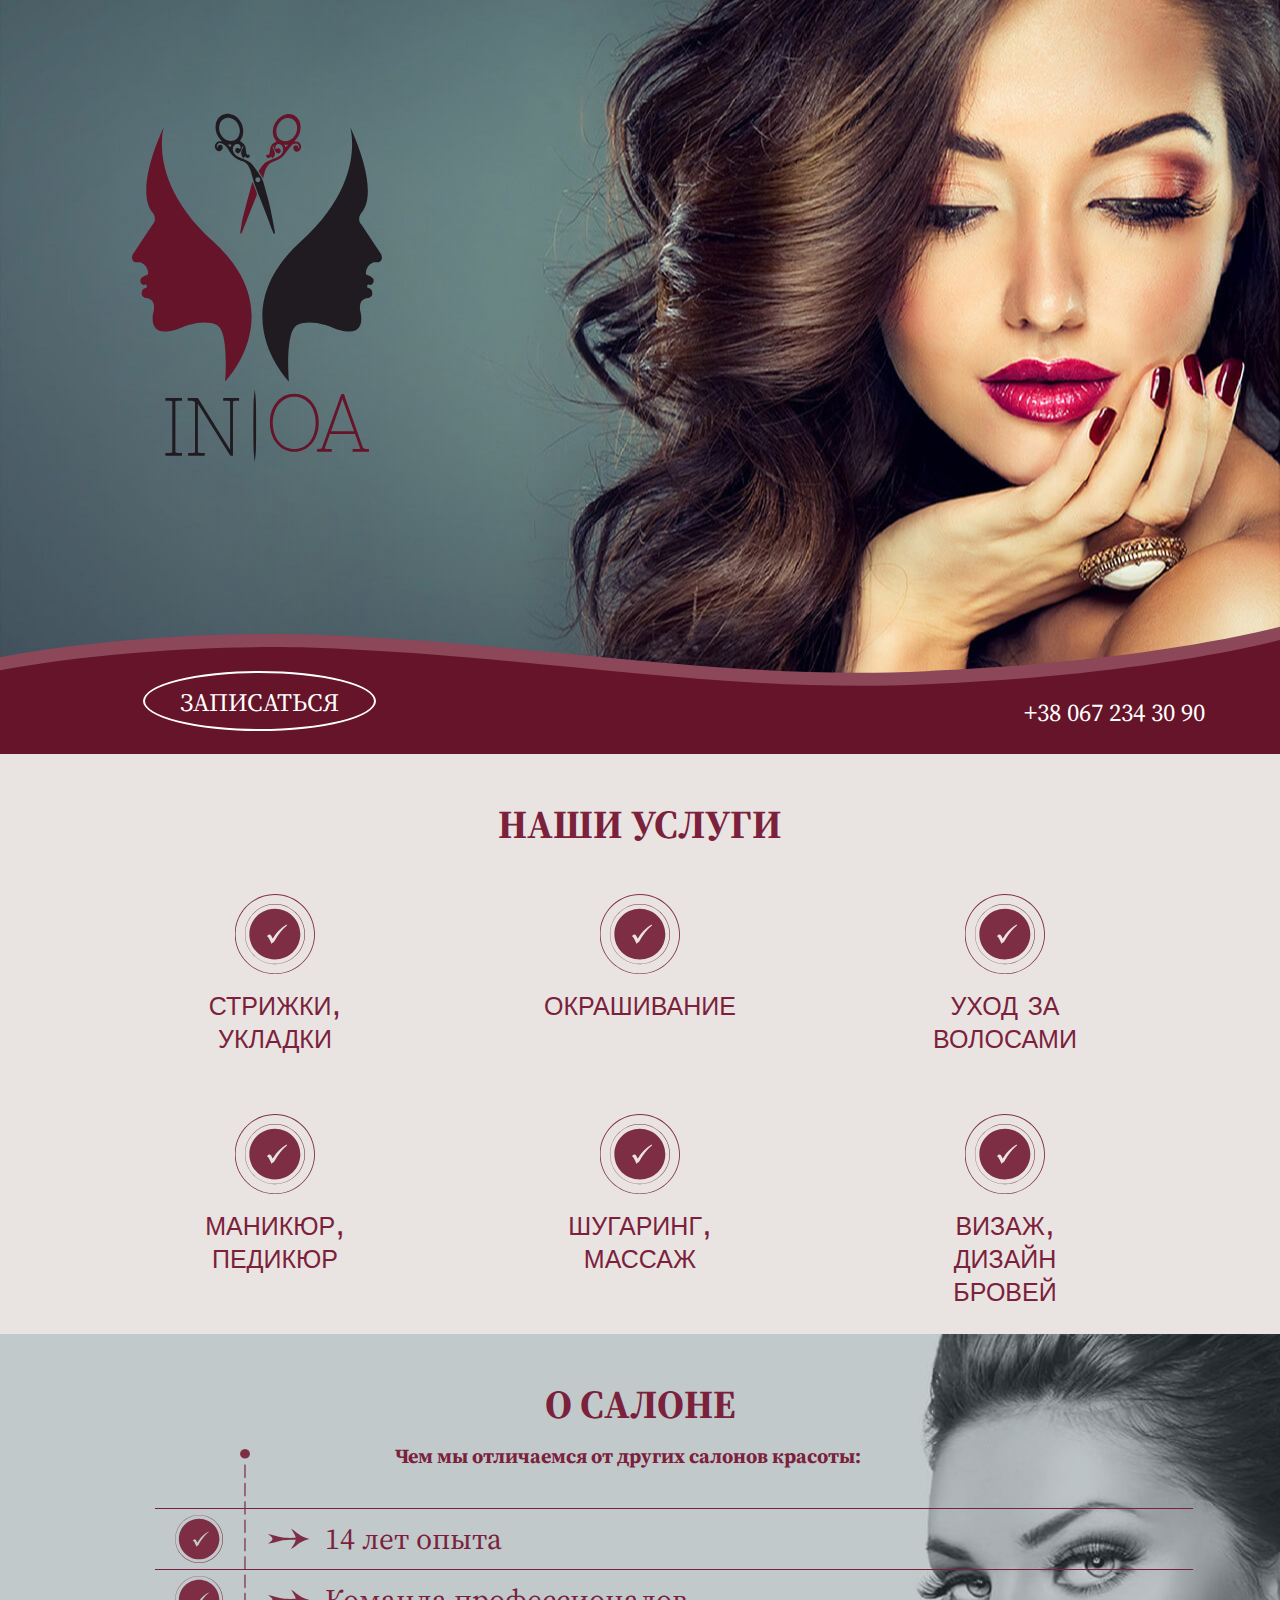
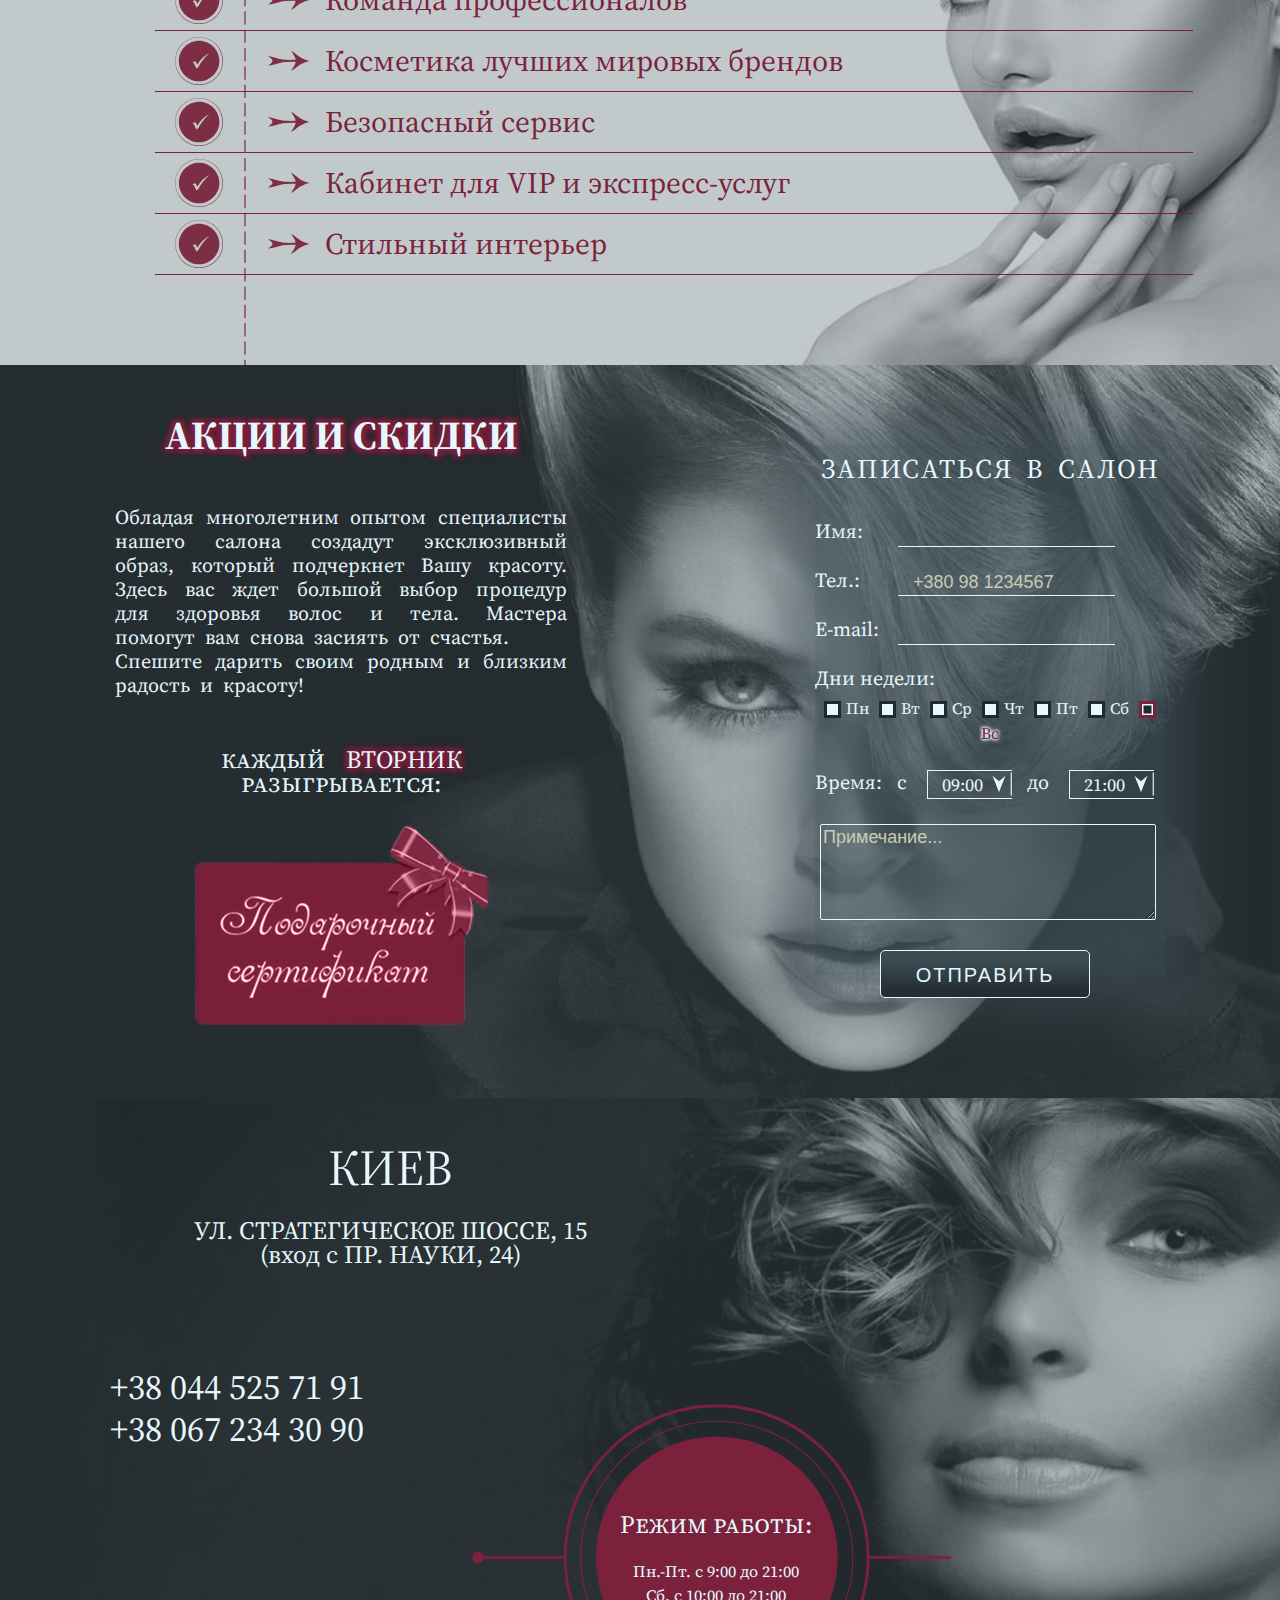
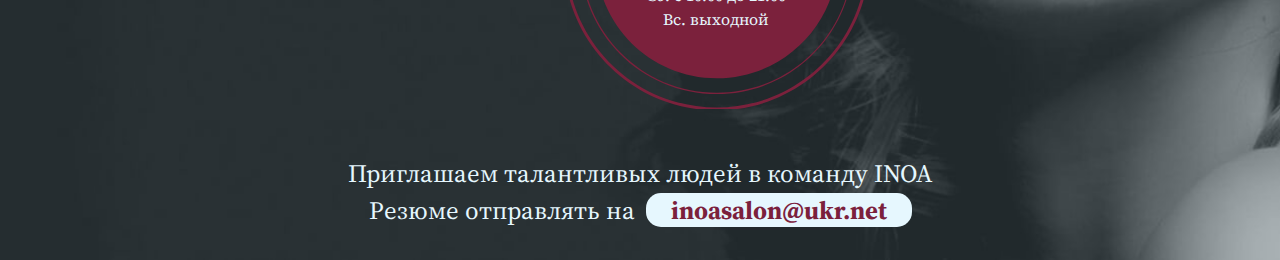
<file: index.html>
<!DOCTYPE html>
<html lang="ru">
<head>
	<meta charset="UTF-8">
	<title>Салон красоты INOA</title>
	<link rel="stylesheet" type="text/css" href="css/reset.css">
	<link href="https://fonts.googleapis.com/css?family=Source+Serif+Pro:400,600,700&amp;subset=latin-ext" rel="stylesheet">
	<link rel="stylesheet" href="css/style.css">
</head>
<body>

	<header class="page-header">
		<div class="header-arc">
			<div class="container">
				<div class="header-logo">
					<img src="images/logo.svg" alt="Beauty saloon IN|OA" width="250" height="350">
				</div>
				<div class="arc">
					<div class="arc-btn">
						<a class="btn" href="#feedback">Записаться</a>
					</div>
					<div class="arc-phone">
						<h1>+38 067 234 30 90</h1>
					</div>
				</div>
			</div>
		</div>
	</header>

	<section class="services">
		<div class="container">
			<h2 class="section-title">НАШИ УСЛУГИ</h2>
			<ul class="clearfix">
				<li class="services-item"><a href="price-haircuts.html">стрижки, укладки</a></li>
				<li class="services-item"><a href="price-coloration.html">окрашивание</a></li>
				<li class="services-item"><a href="price-hair-care.html">уход за волосами</a></li>
				<li class="services-item"><a href="price-manicure-pedicure.html">маникюр, педикюр</a></li>
				<li class="services-item"><a href="price-shugaring-massage.html">шугаринг, массаж</a></li>
				<li class="services-item"><a href="price-visage-eyebrow-design.html">визаж, дизайн бровей</a></li>
			</ul>
		</div>
	</section>

	<section class="express">
		<div class="container">
			<div class="lines">
				<div class="lines-icons"></div>
			</div>
			<h2 class="section-title">О САЛОНЕ</h2>
			<div class="express-advantages">
				<p>Чем мы отличаемся от других салонов красоты:</p>
			</div>
			<div class="clearfix">
				<ul class="express-advantages-list">
					<li class="express-advantages-item">14 лет опыта</li>
					<li class="express-advantages-item">Команда профессионалов</li>
					<li class="express-advantages-item">Косметика лучших мировых брендов</li>
					<li class="express-advantages-item">Безопасный сервис</li>
					<li class="express-advantages-item">Кабинет для VIP и экспресс-услуг</li>
					<li class="express-advantages-item">Стильный интерьер</li>
				</ul>
			</div>
		</div>
	</section>
<!-- 
	<section class="our-salon">
		<div class="container">
			<div class="our-salon-top">
				<div class="description-salon">
					<h2>20 лет опыта</h2>
					<p>С 1998 года салон красоты INOA успешно предоставляет услуги в области красоты и косметологии</p>
				</div>
				<div class="work-samples-salon">
					<div class="slider-salon">
						<button>Previous</button>
						<div class="slider-single">
							<img src="images/slider-salon-04.jpg" alt="Салон красоты IN|OA — фото-01">
							<img src="images/slider-salon-05.jpg" alt="Салон красоты IN|OA — фото-02">
							<img src="images/slider-salon-06.jpg" alt="Салон красоты IN|OA — фото-03">
							<img src="images/slider-salon-07.jpg" alt="Салон красоты IN|OA — фото-04">
							<img src="images/slider-salon-08.jpg" alt="Салон красоты IN|OA — фото-05">
						</div>
						<button>Next</button>
					</div>
				</div>
			</div>
			<div class="our-salon-bottom">
				<p>Салон красоты INOA это салон с историей и многолетним опытом. Первый салон был создан в 1998 году для модных и деловых людей, желающих выглядеть стильно, ухоженно и ценящих время. В наших салонах мы воплощаем лучшие тренды парикмахерского искусства, ногтевой эстетики и косметологии, в то же время уделяя особое внимание качеству и безопасности наших услуг, а также профессиональному росту наших специалистов. Главная наша цель – создавать красоту, учитывая индивидуальные потребности наших клиентов. </p>
			</div>
		</div>
	</section>
 -->
	<section class="feedback" id="feedback">
		<div class="container clearfix">
			<div class="feedback-left">
				<div class="feedback-top">
					<h2 class="section-title">АКЦИИ  И  СКИДКИ</h2>
					<p>Обладая многолетним опытом специалисты нашего салона создадут эксклюзивный образ, который подчеркнет Вашу красоту. Здесь вас ждет большой выбор процедур для здоровья волос и тела. Мастера помогут вам снова засиять от счастья. <br>
					Спешите дарить своим родным и близким радость и красоту! 
					</p>
				</div>
				<div class="gift-wrap">
					<div class="lottery">
						<h3>каждый <span>Вторник</span> разыгрывается:</h3>
					</div>
					<div class="gift-certificate">
						<img src="images/gift-certificate.png" alt="ПОДАРОЧНЫЙ СЕРТИФИКАТ" width="295" height="200">
					</div>
				</div>
			</div> 
			<div class="feedback-right">
				<form class="feedback-form" action="/salon-mail" method="post">
					<h3>Записаться  в  салон</h3>
					<div class="feedback-form-group">
						<label for="fullname">Имя:</label>
						<input type="text" name="fullname" id="fullname" autocomplete="on" required>
					</div>
					<div class="feedback-form-group">
						<label for="tel">Тел.:</label>
						<input type="tel" name="tel" id="tel" pattern="[+]{1}[0-9]{3} [0-9]{2} [0-9]{7}" placeholder="+380 98 1234567" autocomplete="on" required>
					</div>
					<div class="feedback-form-group">
						<label for="email">E-mail:</label>
						<input type="email" name="email" id="email" autocomplete="on" required>
					</div>
					<div class="checkbox-area">
						<label class="days-week">Дни недели:</label>
						<input type="checkbox" name="monday" id="monday">
						<label for="monday">Пн</label>
						<input type="checkbox" name="tuesday" id="tuesday">
						<label for="tuesday">Вт</label>
						<input type="checkbox" name="wednesday" id="wednesday">
						<label for="wednesday">Ср</label>
						<input type="checkbox" name="thursday" id="thursday">
						<label for="thursday">Чт</label>
						<input type="checkbox" name="friday" id="friday">
						<label for="friday">Пт</label>
						<input type="checkbox" name="saturday" id="saturday">
						<label for="saturday">Сб</label>
						<input type="checkbox" name="sunday" id="sunday" disabled>
						<label for="sunday">Вс</label>
					</div>
					<div class="feedback-form-group">
						<label>Время:</label>
						<label for="time-from">c</label>
						<div class="appearance">
            <select id="time-from" name="time-from">
              <option value="09:00">09:00</option>
              <option value="10:00">10:00</option>
              <option value="11:00">11:00</option>
              <option value="12:00">12:00</option>
              <option value="13:00">13:00</option>
              <option value="14:00">14:00</option>
              <option value="15:00">15:00</option>
              <option value="16:00">16:00</option>
              <option value="17:00">17:00</option>
              <option value="18:00">18:00</option>
              <option value="19:00">19:00</option>
              <option value="20:00">20:00</option>
              <option value="21:00">21:00</option>
            </select>
            </div>
            <label for="time-to">до</label>
            <div class="appearance">
            <select id="time-to" name="time-to">
              <option value="09:00">09:00</option>
              <option value="10:00">10:00</option>
              <option value="11:00">11:00</option>
              <option value="12:00">12:00</option>
              <option value="13:00">13:00</option>
              <option value="14:00">14:00</option>
              <option value="15:00">15:00</option>
              <option value="16:00">16:00</option>
              <option value="17:00">17:00</option>
              <option value="18:00">18:00</option>
              <option value="19:00">19:00</option>
              <option value="20:00">20:00</option>
              <option value="21:00" selected>21:00</option>
            </select>
            </div>
					</div>
					<div class="feedback-form-group textarea">
						<textarea name="message" id="message" cols="30" rows="3" placeholder="Примечание..."></textarea>
					</div>
					<div class="btn-form">
						<input type="submit" class="btn" value="Отправить">
					</div>
				</form>
			</div>
		</div>
	</section>

	<footer class="page-footer">
		<div class="container">
			<div class="location">
				<div class="location-address">
					<h3>КИЕВ</h3>
					<h4>УЛ. СТРАТЕГИЧЕСКОЕ ШОССЕ, 15</h4>
					<p>(вход с ПР. НАУКИ, 24)</p>
				</div>
			</div>
			<div class="location">
				<div class="location-phone">
					<h3>+38 044 525 71 91 <br> +38 067 234 30 90</h3>
				</div>
			</div>
			<div class="circle-mode">
				<h3>Режим работы:</h3>
				<p>Пн.-Пт. с 9:00 до 21:00</p>
				<p> Сб. с 10:00 до 21:00</p>
				<p>Вс. выходной</p>
			</div>
			<div class="welcome">
				<p>Приглашаем талантливых людей в команду INOA <br>
					Резюме отправлять на
					<span><a href="mailto:inoasalon@ukr.net">inoasalon@ukr.net</a></span>
				</p>
			</div>
		</div>
	</footer>

	<!-- <script>
            if (window.localStorage) {
                var elements = document.querySelectorAll('[name]');

                for (var i = 0, length = elements.length; i < length; i++) {
                    (function(element) {
                        var name = element.getAttribute('name');

                        element.value = localStorage.getItem(name) || '';

                        element.onkeyup = function() {
                            localStorage.setItem(name, element.value);
                        };
                    })(elements[i]);
                }
            }
        </script> -->
</body>
</html>
</file>
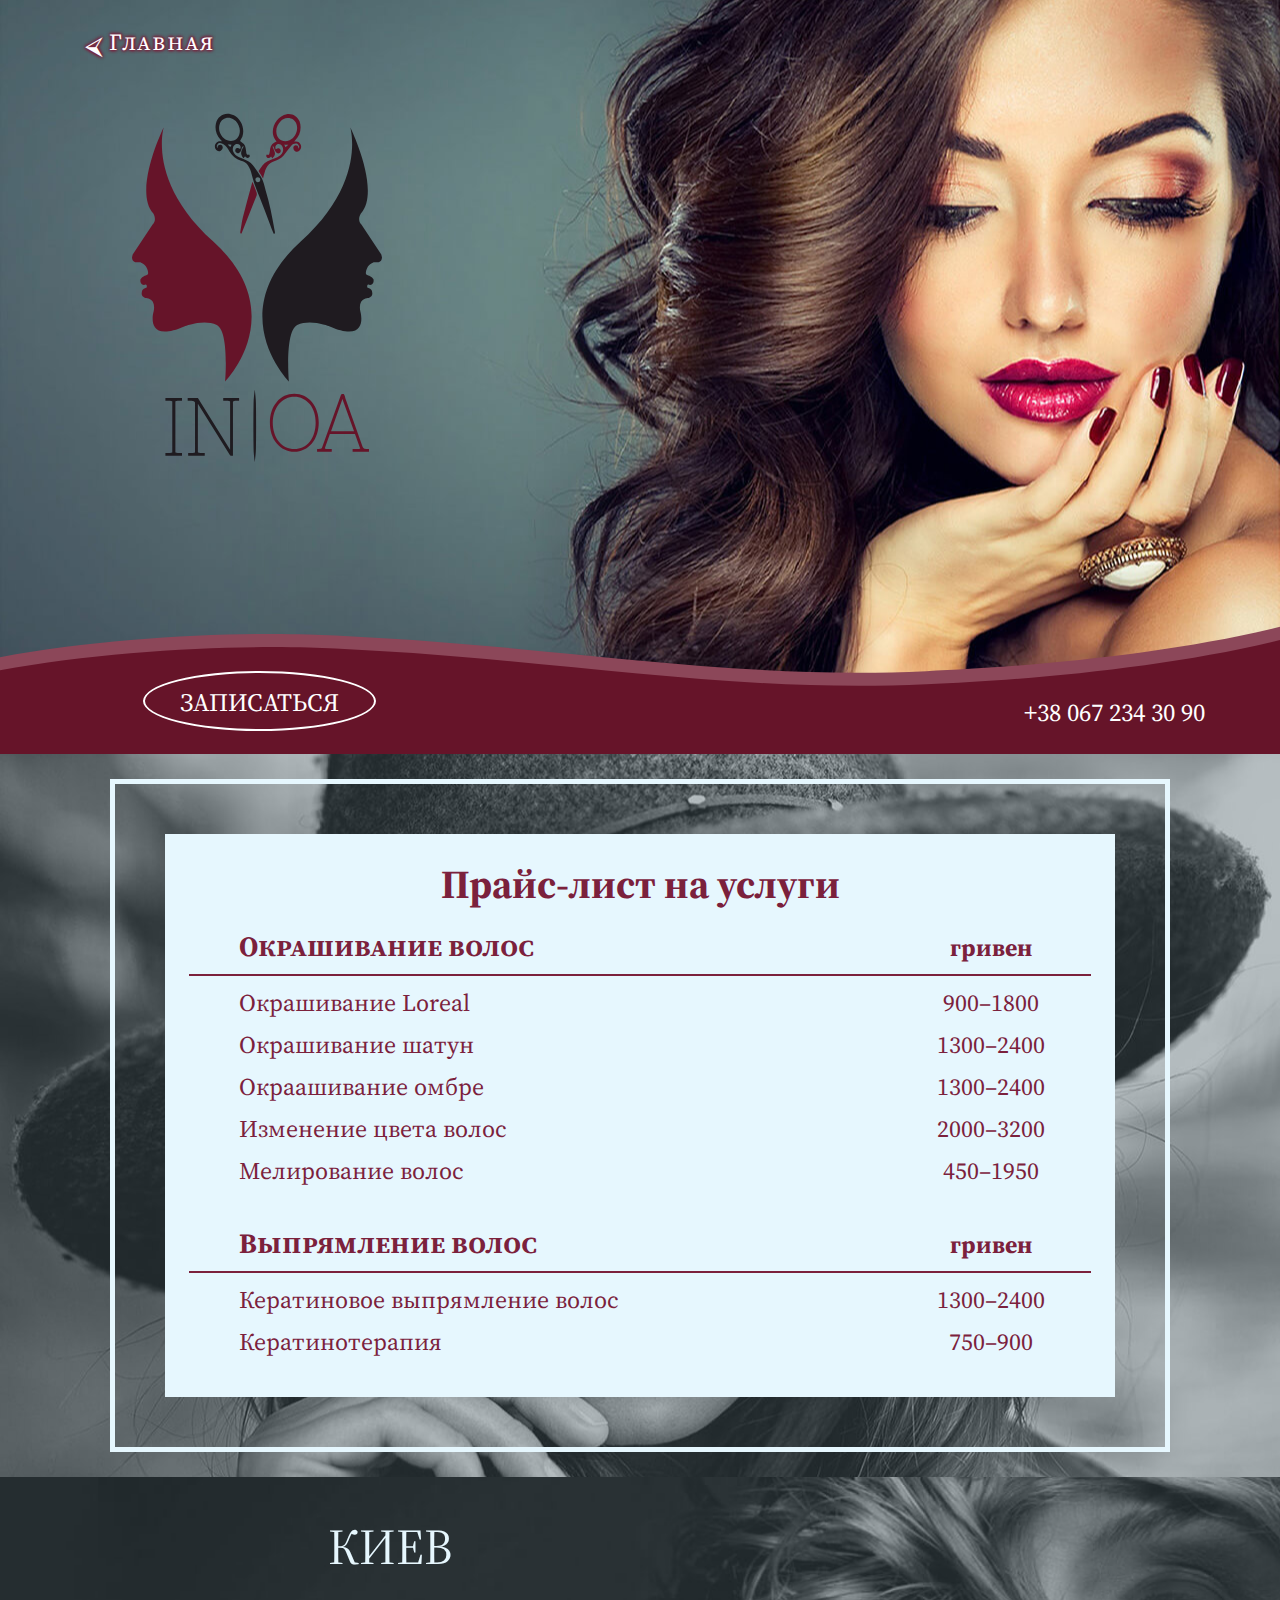
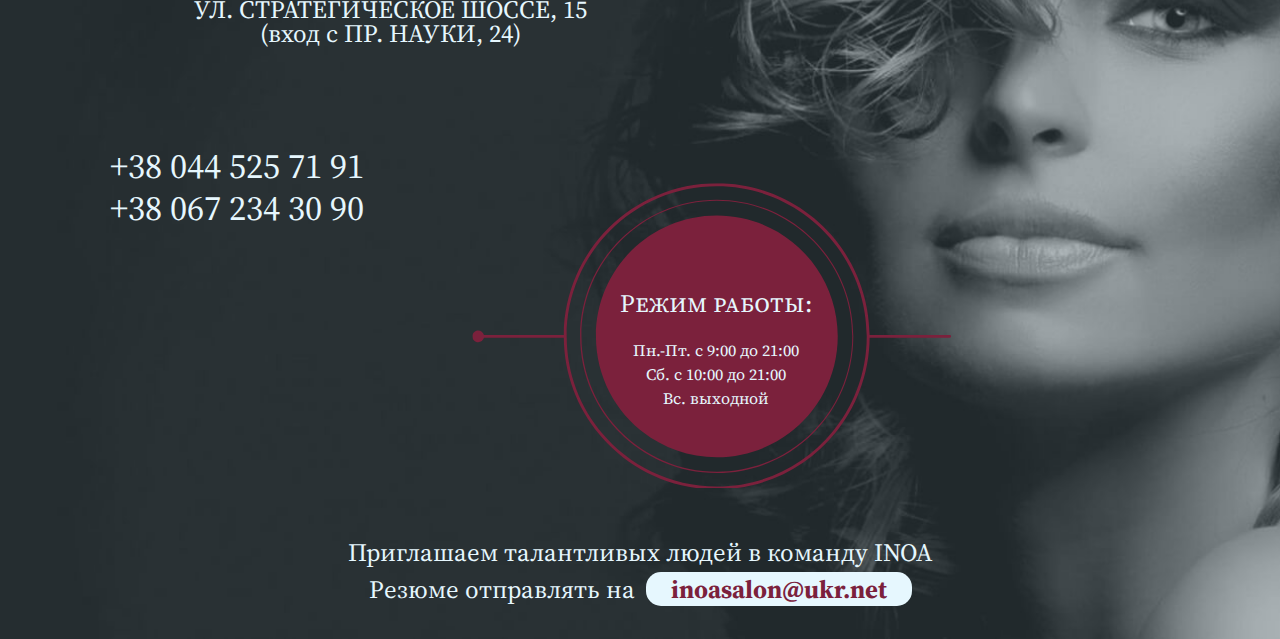
<file: price-coloration.html>
<!DOCTYPE html>
<html lang="ru">
<head>
	<meta charset="UTF-8">
	<title>Салон красоты INOA — Прайс на окрашивание</title>
	<link rel="stylesheet" type="text/css" href="css/reset.css">
	<link href="https://fonts.googleapis.com/css?family=Source+Serif+Pro:400,600,700&amp;subset=latin-ext" rel="stylesheet">
	<link rel="stylesheet" href="css/style.css">
</head>
<body>

	<header class="page-header">
		<div class="header-arc">
			<div class="container">
				<div class="header-home">
					<a href="index.html">Главная</a>
				</div>
				<div class="header-logo">
					<img src="images/logo.svg" alt="Beauty saloon IN|OA" width="250" height="350">
				</div>
				<div class="arc">
					<div class="arc-btn">
						<a class="btn" href="index.html#feedback">Записаться</a>
					</div>
					<div class="arc-phone">
						<h1>+38 067 234 30 90</h1>
					</div>
				</div>
			</div>
		</div>
	</header>

	<section class="price">
		<div class="container clearfix">
			<div class="price-rectangle">
			<h2 class="section-title">Прайс-лист на услуги</h2>
			<div class="price-table">
				<table class="price-list">
					<tr>
						<th class="price-heading">Окрашивание волос</th>
						<th class="price-valuta">гривен</th>
					</tr>
					<tr>
						<td class="price-name">Окрашивание Loreal</td>
						<td class="price-value">900&ndash;1800</td>
					</tr>
					<tr>
						<td class="price-name">Окрашивание шатун</td>
						<td class="price-value">1300&ndash;2400</td>
					</tr>
					<tr>
						<td class="price-name">Окраашивание омбре</td>
						<td class="price-value">1300&ndash;2400</td>
					</tr>
					<tr>
						<td class="price-name">Изменение цвета волос</td>
						<td class="price-value">2000&ndash;3200</td>
					</tr>
					<tr>
						<td class="price-name">Мелирование волос</td>
						<td class="price-value">450&ndash;1950</td>
					</tr>
				</table>
			</div>
			<div class="price-table">
				<table class="price-list">
					<tr>
						<th class="price-heading">Выпрямление волос</th>
						<th class="price-valuta">гривен</th>
					</tr>
					<tr>
						<td class="price-name">Кератиновое выпрямление волос</td>
						<td class="price-value">1300&ndash;2400</td>
					</tr>
					<tr>
						<td class="price-name">Кератинотерапия</td>
						<td class="price-value">750&ndash;900</td>
					</tr>
				</table>
			</div>
			</div>
		</div>
	</section>

	<footer class="page-footer">
		<div class="container">
			<div class="location">
				<div class="location-address">
					<h3>КИЕВ</h3>
					<h4>УЛ. СТРАТЕГИЧЕСКОЕ ШОССЕ, 15</h4>
					<p>(вход с ПР. НАУКИ, 24)</p>
				</div>
			</div>
			<div class="location">
				<div class="location-phone">
					<h3>+38 044 525 71 91 <br> +38 067 234 30 90</h3>
				</div>
			</div>
			<div class="circle-mode">
				<h3>Режим работы:</h3>
				<p>Пн.-Пт. с 9:00 до 21:00</p>
				<p> Сб. с 10:00 до 21:00</p>
				<p>Вс. выходной</p>
			</div>
			<div class="welcome">
				<p>Приглашаем талантливых людей в команду INOA <br>
					Резюме отправлять на
					<span><a href="mailto:inoasalon@ukr.net">inoasalon@ukr.net</a></span>
				</p>
			</div>
		</div>
	</footer>
	
</body>
</html>
</file>
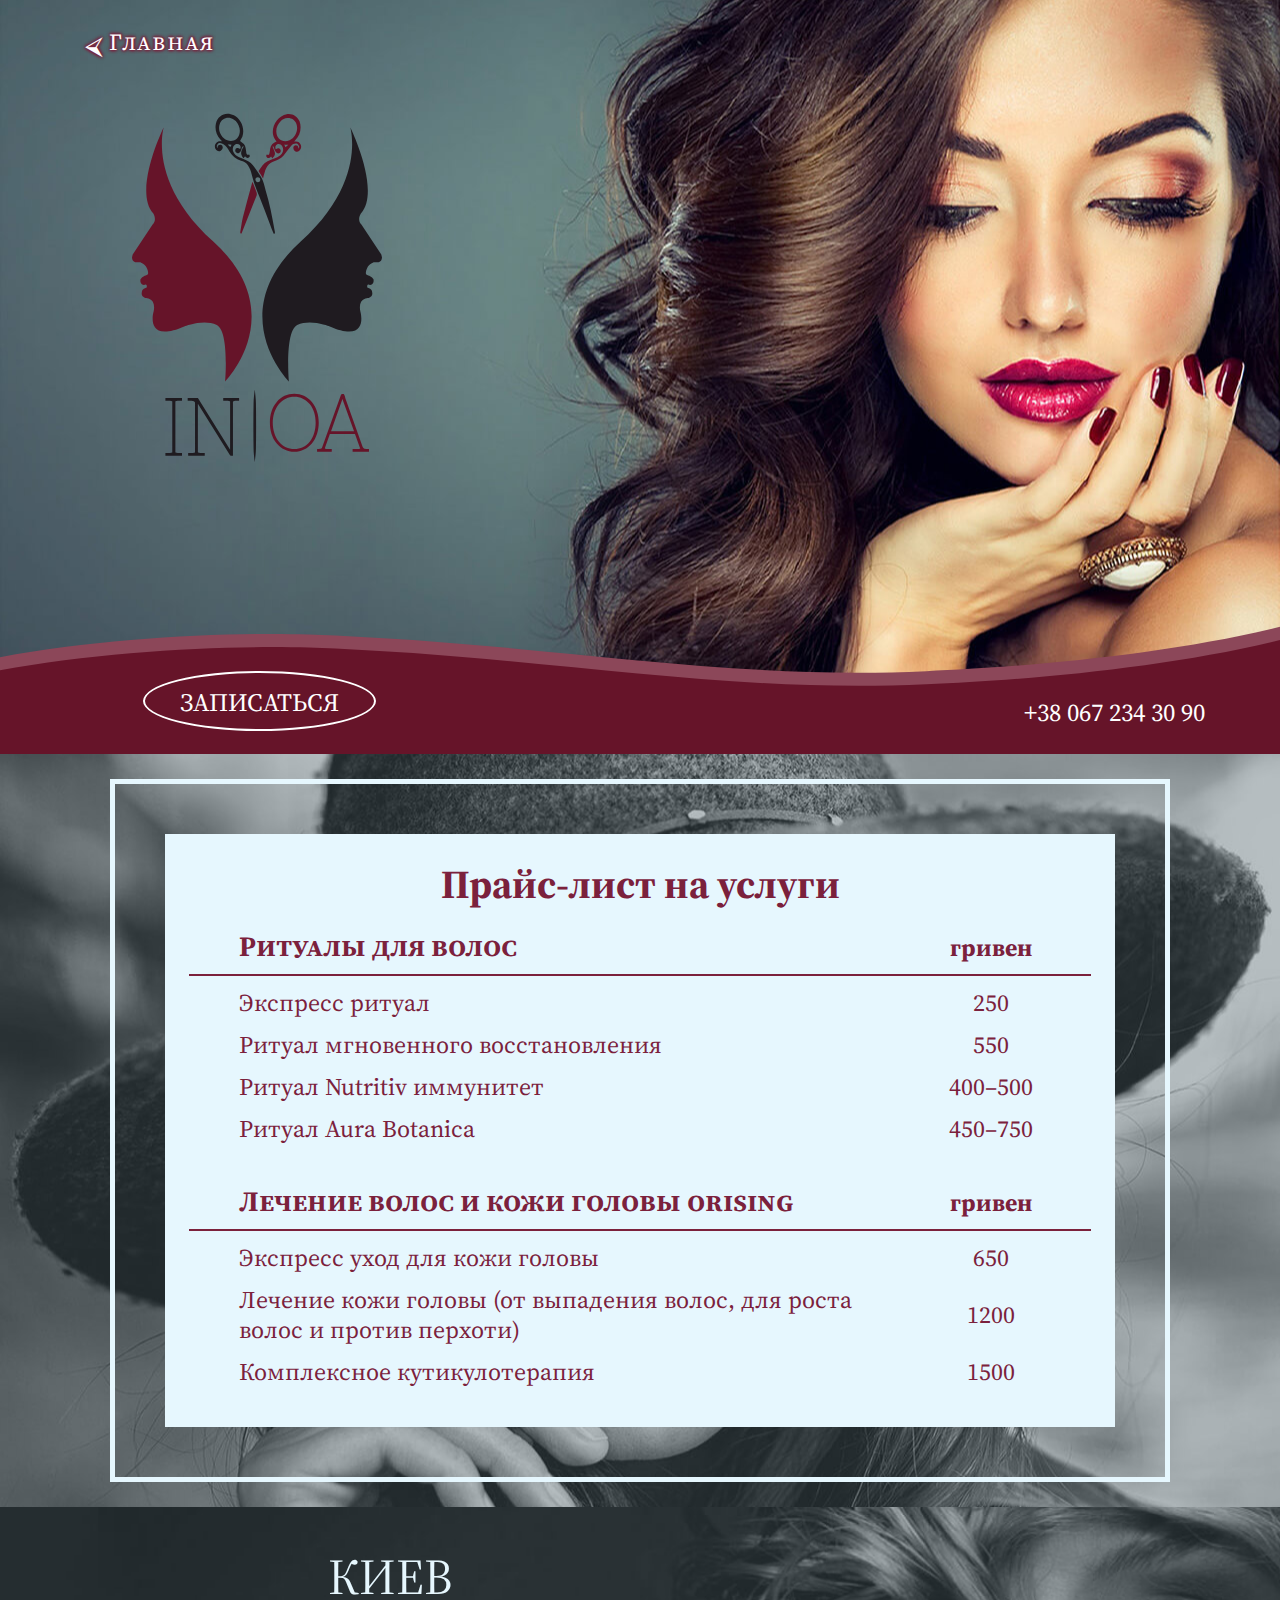
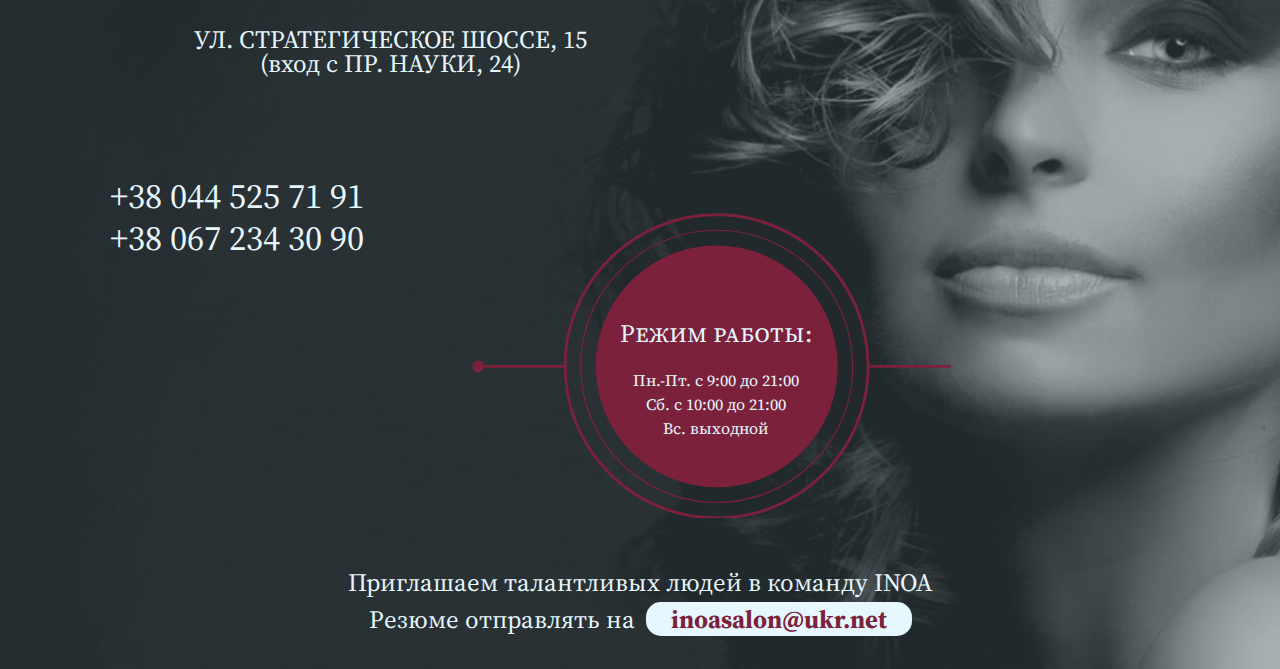
<file: price-hair-care.html>
<!DOCTYPE html>
<html lang="ru">
<head>
	<meta charset="UTF-8">
	<title>Салон красоты INOA — Прайс на уход за волосами</title>
	<link rel="stylesheet" type="text/css" href="css/reset.css">
	<link href="https://fonts.googleapis.com/css?family=Source+Serif+Pro:400,600,700&amp;subset=latin-ext" rel="stylesheet">
	<link rel="stylesheet" href="css/style.css">
</head>
<body>

	<header class="page-header">
		<div class="header-arc">
			<div class="container">
				<div class="header-home">
					<a href="index.html">Главная</a>
				</div>
				<div class="header-logo">
					<img src="images/logo.svg" alt="Beauty saloon IN|OA" width="250" height="350">
				</div>
				<div class="arc">
					<div class="arc-btn">
						<a class="btn" href="index.html#feedback">Записаться</a>
					</div>
					<div class="arc-phone">
						<h1>+38 067 234 30 90</h1>
					</div>
				</div>
			</div>
		</div>
	</header>

	<section class="price">
		<div class="container clearfix">
			<div class="price-rectangle">
			<h2 class="section-title">Прайс-лист на услуги</h2>
			<div class="price-table">
				<table class="price-list">
					<tr>
						<th class="price-heading">Ритуалы для волос</th>
						<th class="price-valuta">гривен</th>
					</tr>
					<tr>
						<td class="price-name">Экспресс ритуал </td>
						<td class="price-value">250</td>
					</tr>
					<tr>
						<td class="price-name">Ритуал мгновенного восстановления</td>
						<td class="price-value">550</td>
					</tr>
					<tr>
						<td class="price-name">Ритуал Nutritiv иммунитет</td>
						<td class="price-value">400&ndash;500</td>
					</tr>
					<tr>
						<td class="price-name">Ритуал Aura Botanica</td>
						<td class="price-value">450&ndash;750</td>
					</tr>
				</table>
			</div>
			<div class="price-table">
				<table class="price-list">
					<tr>
						<th class="price-heading">Лечение волос и кожи головы orising</th>
						<th class="price-valuta">гривен</th>
					</tr>
					<tr>
						<td class="price-name">Экспресс уход для кожи головы </td>
						<td class="price-value">650</td>
					</tr>
					<tr>
						<td class="price-name">Лечение кожи головы (от выпадения волос, для роста волос и против перхоти)</td>
						<td class="price-value">1200</td>
					</tr>
					<tr>
						<td class="price-name">Комплексное кутикулотерапия</td>
						<td class="price-value">1500</td>
					</tr>
				</table>
			</div>
			</div>
		</div>
	</section>

	<footer class="page-footer">
		<div class="container">
			<div class="location">
				<div class="location-address">
					<h3>КИЕВ</h3>
					<h4>УЛ. СТРАТЕГИЧЕСКОЕ ШОССЕ, 15</h4>
					<p>(вход с ПР. НАУКИ, 24)</p>
				</div>
			</div>
			<div class="location">
				<div class="location-phone">
					<h3>+38 044 525 71 91 <br> +38 067 234 30 90</h3>
				</div>
			</div>
			<div class="circle-mode">
				<h3>Режим работы:</h3>
				<p>Пн.-Пт. с 9:00 до 21:00</p>
				<p> Сб. с 10:00 до 21:00</p>
				<p>Вс. выходной</p>
			</div>
			<div class="welcome">
				<p>Приглашаем талантливых людей в команду INOA <br>
					Резюме отправлять на
					<span><a href="mailto:inoasalon@ukr.net">inoasalon@ukr.net</a></span>
				</p>
			</div>
		</div>
	</footer>
	
</body>
</html>
</file>
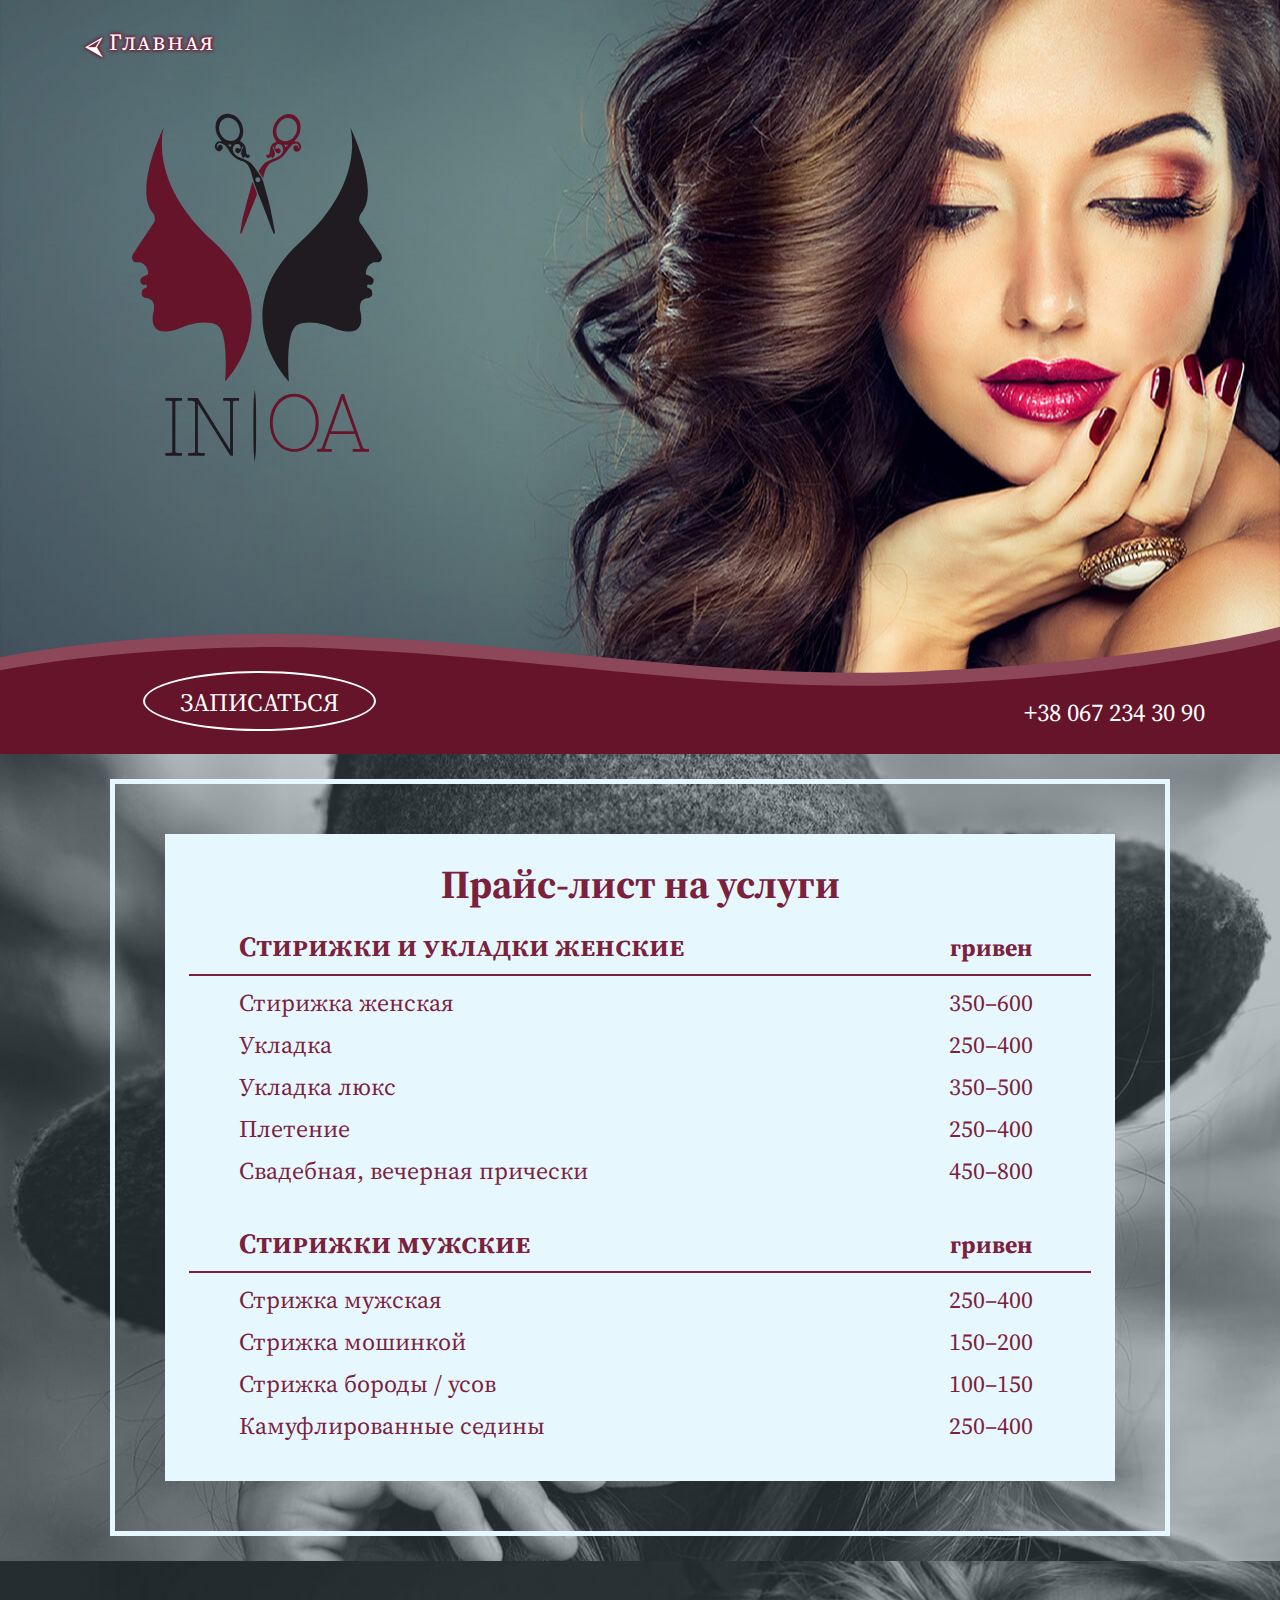
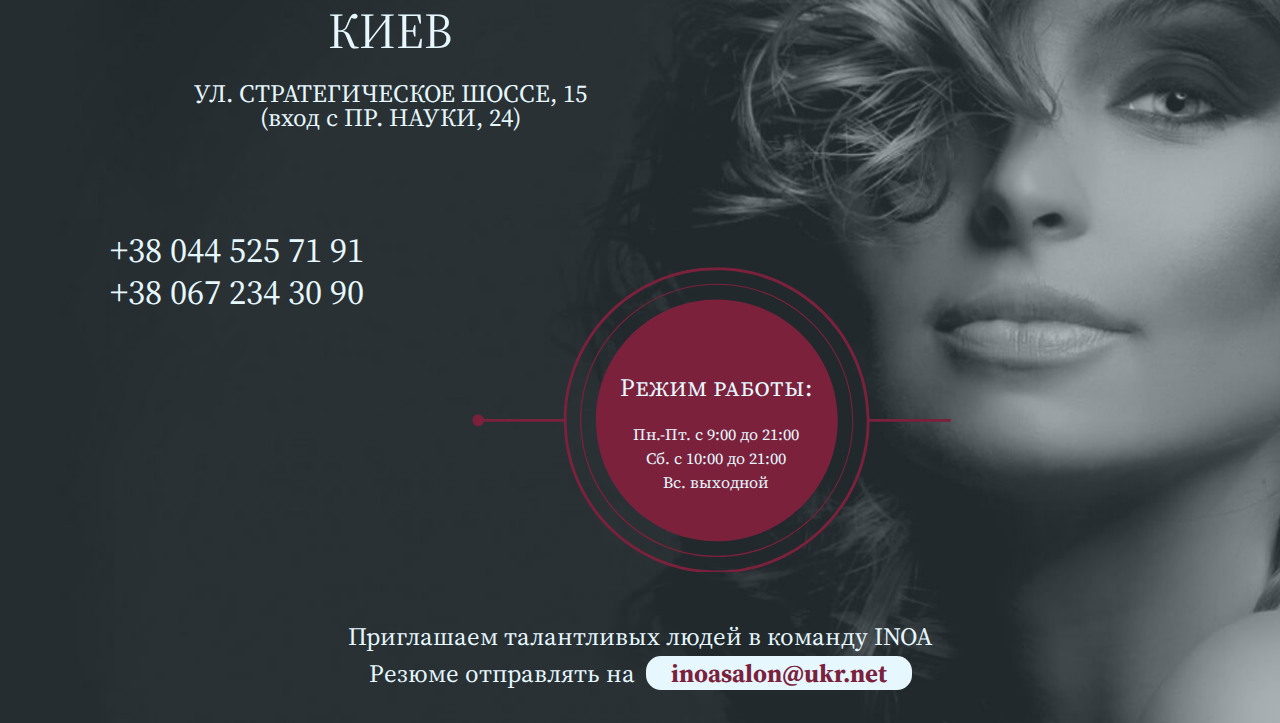
<file: price-haircuts.html>
<!DOCTYPE html>
<html lang="ru">
<head>
	<meta charset="UTF-8">
	<title>Салон красоты INOA — Прайс на стрижки и укладки</title>
	<link rel="stylesheet" type="text/css" href="css/reset.css">
	<link href="https://fonts.googleapis.com/css?family=Source+Serif+Pro:400,600,700&amp;subset=latin-ext" rel="stylesheet">
	<link rel="stylesheet" href="css/style.css">
</head>
<body>

	<header class="page-header">
		<div class="header-arc">
			<div class="container">
				<div class="header-home">
					<a href="index.html">Главная</a>
				</div>
				<div class="header-logo">
					<img src="images/logo.svg" alt="Beauty saloon IN|OA" width="250" height="350">
				</div>
				<div class="arc">
					<div class="arc-btn">
						<a class="btn" href="index.html#feedback">Записаться</a>
					</div>
					<div class="arc-phone">
						<h1>+38 067 234 30 90</h1>
					</div>
				</div>
			</div>
		</div>
	</header>

	<section class="price">
		<div class="container clearfix">
			<div class="price-rectangle">
			<h2 class="section-title">Прайс-лист на услуги</h2>
			<div class="price-table">
				<table class="price-list">
					<tr>
						<th class="price-heading">Стирижки и укладки женские</th>
						<th class="price-valuta">гривен</th>
					</tr>
					<tr>
						<td class="price-name">Стирижка женская</td>
						<td class="price-value">350&ndash;600</td>
					</tr>
					<tr>
						<td class="price-name">Укладка</td>
						<td class="price-value">250&ndash;400</td>
					</tr>
					<tr>
						<td class="price-name">Укладка люкс</td>
						<td class="price-value">350&ndash;500</td>
					</tr>
					<tr>
						<td class="price-name">Плетение</td>
						<td class="price-value">250&ndash;400</td>
					</tr>
					<tr>
						<td class="price-name">Свадебная, вечерная прически</td>
						<td class="price-value">450&ndash;800</td>
					</tr>
				</table>
			</div>
			<div class="price-table">
				<table class="price-list">
					<tr>
						<th class="price-heading">Стирижки мужские</th>
						<th class="price-valuta">гривен</th>
					</tr>
					<tr>
						<td class="price-name">Стрижка мужская</td>
						<td class="price-value">250&ndash;400</td>
					</tr>
					<tr>
						<td class="price-name">Стрижка мошинкой</td>
						<td class="price-value">150&ndash;200</td>
					</tr>
					<tr>
						<td class="price-name">Стрижка бороды / усов</td>
						<td class="price-value">100&ndash;150</td>
					</tr>
					<tr>
						<td class="price-name">Камуфлированные седины</td>
						<td class="price-value">250&ndash;400</td>
					</tr>
				</table>
			</div>
			</div>
		</div>
	</section>

	<footer class="page-footer">
		<div class="container">
			<div class="location">
				<div class="location-address">
					<h3>КИЕВ</h3>
					<h4>УЛ. СТРАТЕГИЧЕСКОЕ ШОССЕ, 15</h4>
					<p>(вход с ПР. НАУКИ, 24)</p>
				</div>
			</div>
			<div class="location">
				<div class="location-phone">
					<h3>+38 044 525 71 91 <br> +38 067 234 30 90</h3>
				</div>
			</div>
			<div class="circle-mode">
				<h3>Режим работы:</h3>
				<p>Пн.-Пт. с 9:00 до 21:00</p>
				<p> Сб. с 10:00 до 21:00</p>
				<p>Вс. выходной</p>
			</div>
			<div class="welcome">
				<p>Приглашаем талантливых людей в команду INOA <br>
					Резюме отправлять на
					<span><a href="mailto:inoasalon@ukr.net">inoasalon@ukr.net</a></span>
				</p>
			</div>
		</div>
	</footer>
	
</body>
</html>
</file>
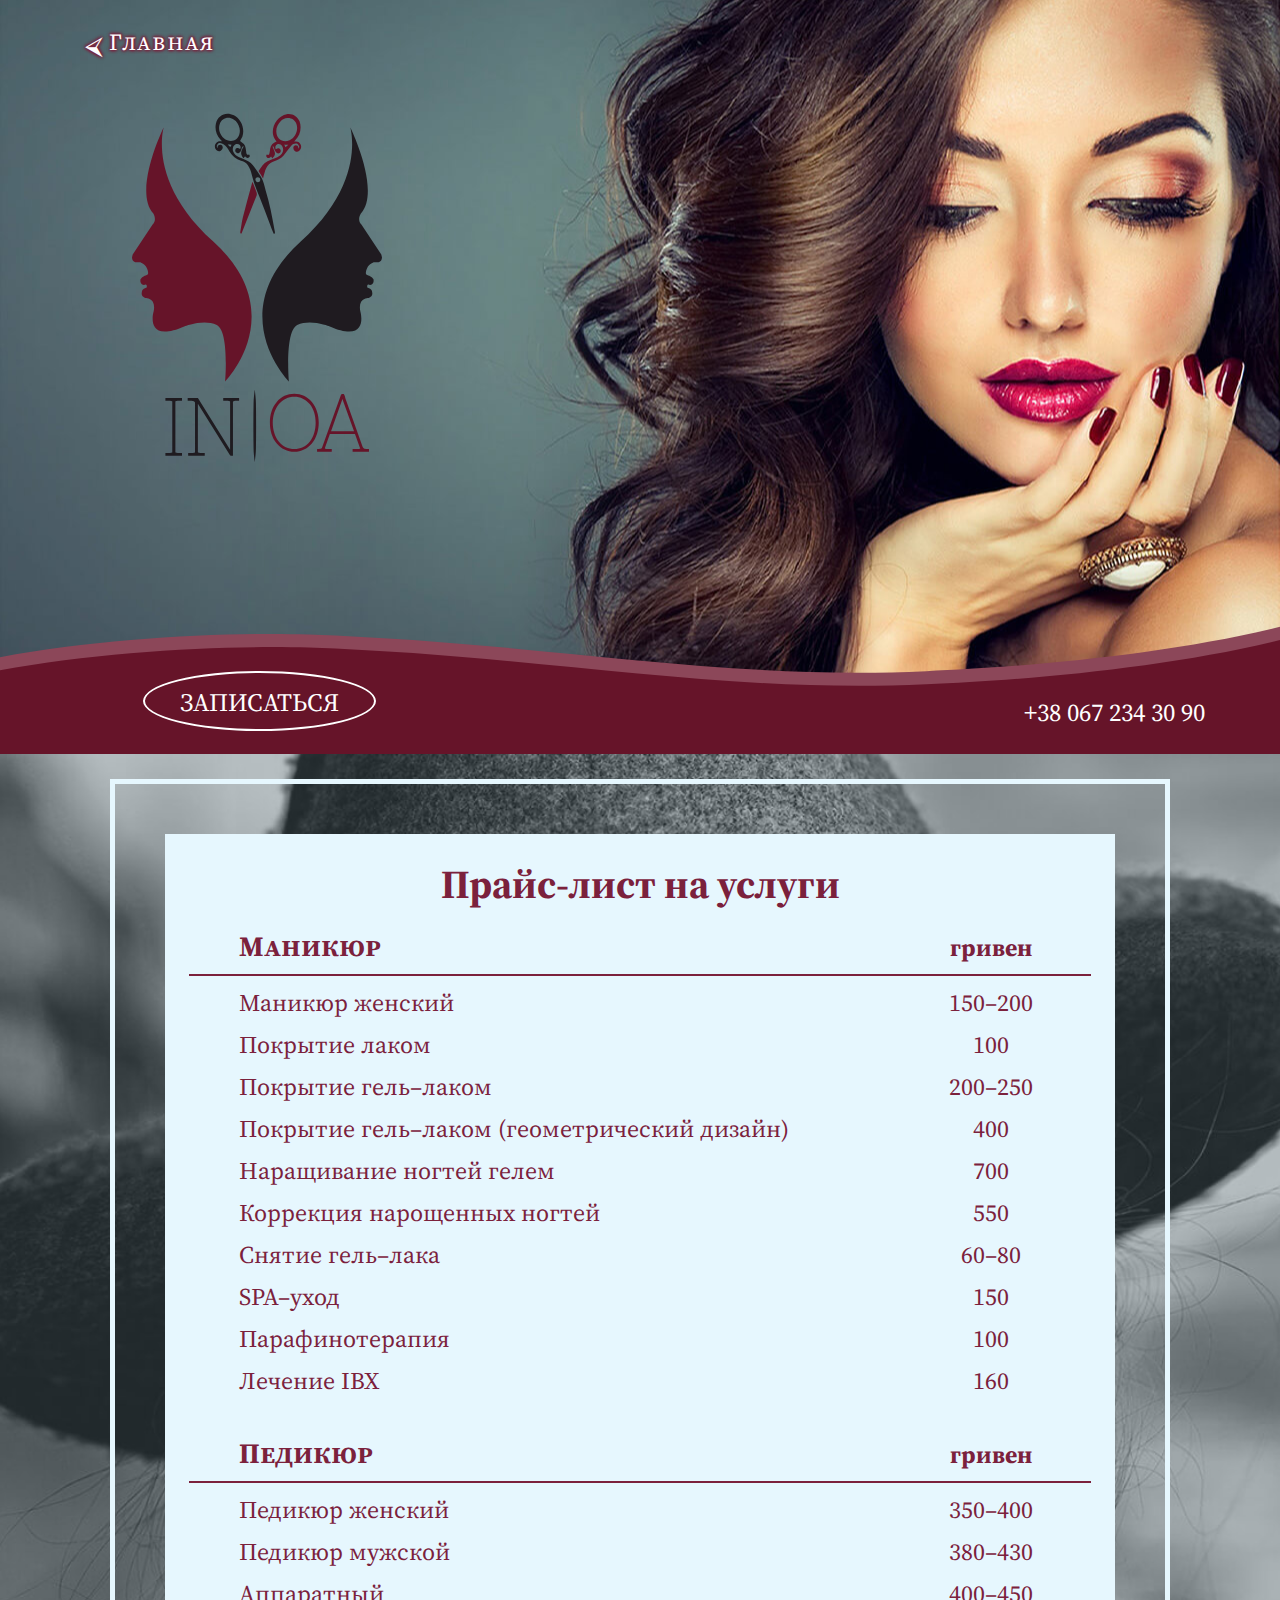
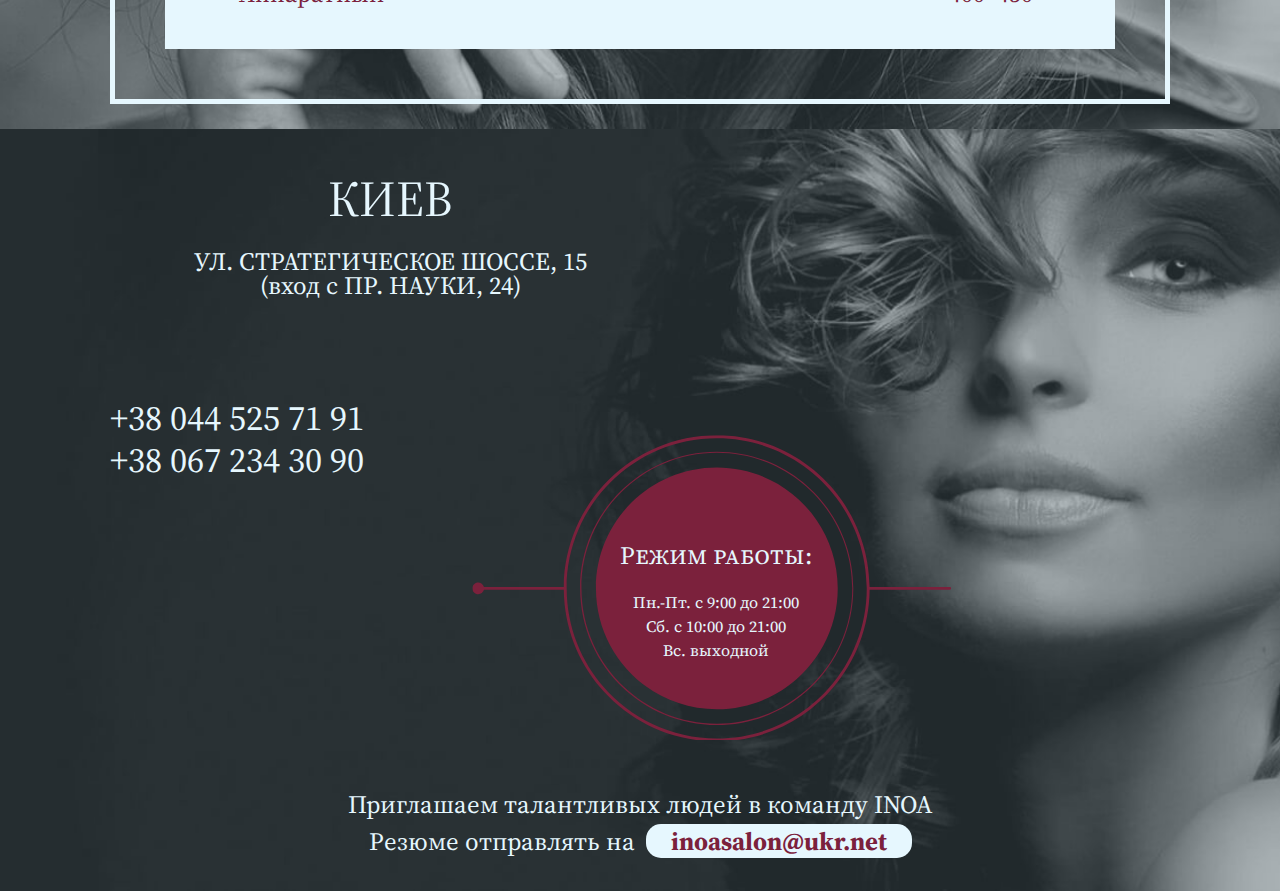
<file: price-manicure-pedicure.html>
<!DOCTYPE html>
<html lang="ru">
<head>
	<meta charset="UTF-8">
	<title>Салон красоты INOA — Прайс на маникюр и педикюр</title>
	<link rel="stylesheet" type="text/css" href="css/reset.css">
	<link href="https://fonts.googleapis.com/css?family=Source+Serif+Pro:400,600,700&amp;subset=latin-ext" rel="stylesheet">
	<link rel="stylesheet" href="css/style.css">
</head>
<body>

	<header class="page-header">
		<div class="header-arc">
			<div class="container">
				<div class="header-home">
					<a href="index.html">Главная</a>
				</div>
				<div class="header-logo">
					<img src="images/logo.svg" alt="Beauty saloon IN|OA" width="250" height="350">
				</div>
				<div class="arc">
					<div class="arc-btn">
						<a class="btn" href="index.html#feedback">Записаться</a>
					</div>
					<div class="arc-phone">
						<h1>+38 067 234 30 90</h1>
					</div>
				</div>
			</div>
		</div>
	</header>

	<section class="price">
		<div class="container clearfix">
			<div class="price-rectangle">
			<h2 class="section-title">Прайс-лист на услуги</h2>
			<div class="price-table">
				<table class="price-list">
					<tr>
						<th class="price-heading">Маникюр</th>
						<th class="price-valuta">гривен</th>
					</tr>
					<tr>
						<td class="price-name">Маникюр женский</td>
						<td class="price-value">150&ndash;200</td>
					</tr>
					<tr>
						<td class="price-name">Покрытие лаком</td>
						<td class="price-value">100</td>
					</tr>
					<tr>
						<td class="price-name">Покрытие гель–лаком</td>
						<td class="price-value">200&ndash;250</td>
					</tr>
					<tr>
						<td class="price-name">Покрытие гель–лаком (геометрический дизайн)</td>
						<td class="price-value">400</td>
					</tr>
					<tr>
						<td class="price-name">Наращивание ногтей гелем</td>
						<td class="price-value">700</td>
					</tr>
					<tr>
						<td class="price-name">Коррекция нарощенных ногтей</td>
						<td class="price-value">550</td>
					</tr>
					<tr>
						<td class="price-name">Снятие гель–лака</td>
						<td class="price-value">60&ndash;80</td>
					</tr>
					<tr>
						<td class="price-name">SPA–уход</td>
						<td class="price-value">150</td>
					</tr>
					<tr>
						<td class="price-name">Парафинотерапия</td>
						<td class="price-value">100</td>
					</tr>
					<tr>
						<td class="price-name">Лечение IBX</td>
						<td class="price-value">160</td>
					</tr>
				</table>
			</div>
			<div class="price-table">
				<table class="price-list">
					<tr>
						<th class="price-heading">Педикюр</th>
						<th class="price-valuta">гривен</th>
					</tr>
					<tr>
						<td class="price-name">Педикюр женский</td>
						<td class="price-value">350&ndash;400</td>
					</tr>
					<tr>
						<td class="price-name">Педикюр мужской</td>
						<td class="price-value">380&ndash;430</td>
					</tr>
					<tr>
						<td class="price-name">Аппаратный</td>
						<td class="price-value">400&ndash;450</td>
					</tr>
				</table>
			</div>
			</div>
		</div>
	</section>

	<footer class="page-footer">
		<div class="container">
			<div class="location">
				<div class="location-address">
					<h3>КИЕВ</h3>
					<h4>УЛ. СТРАТЕГИЧЕСКОЕ ШОССЕ, 15</h4>
					<p>(вход с ПР. НАУКИ, 24)</p>
				</div>
			</div>
			<div class="location">
				<div class="location-phone">
					<h3>+38 044 525 71 91 <br> +38 067 234 30 90</h3>
				</div>
			</div>
			<div class="circle-mode">
				<h3>Режим работы:</h3>
				<p>Пн.-Пт. с 9:00 до 21:00</p>
				<p> Сб. с 10:00 до 21:00</p>
				<p>Вс. выходной</p>
			</div>
			<div class="welcome">
				<p>Приглашаем талантливых людей в команду INOA <br>
					Резюме отправлять на
					<span><a href="mailto:inoasalon@ukr.net">inoasalon@ukr.net</a></span>
				</p>
			</div>
		</div>
	</footer>
	
</body>
</html>
</file>
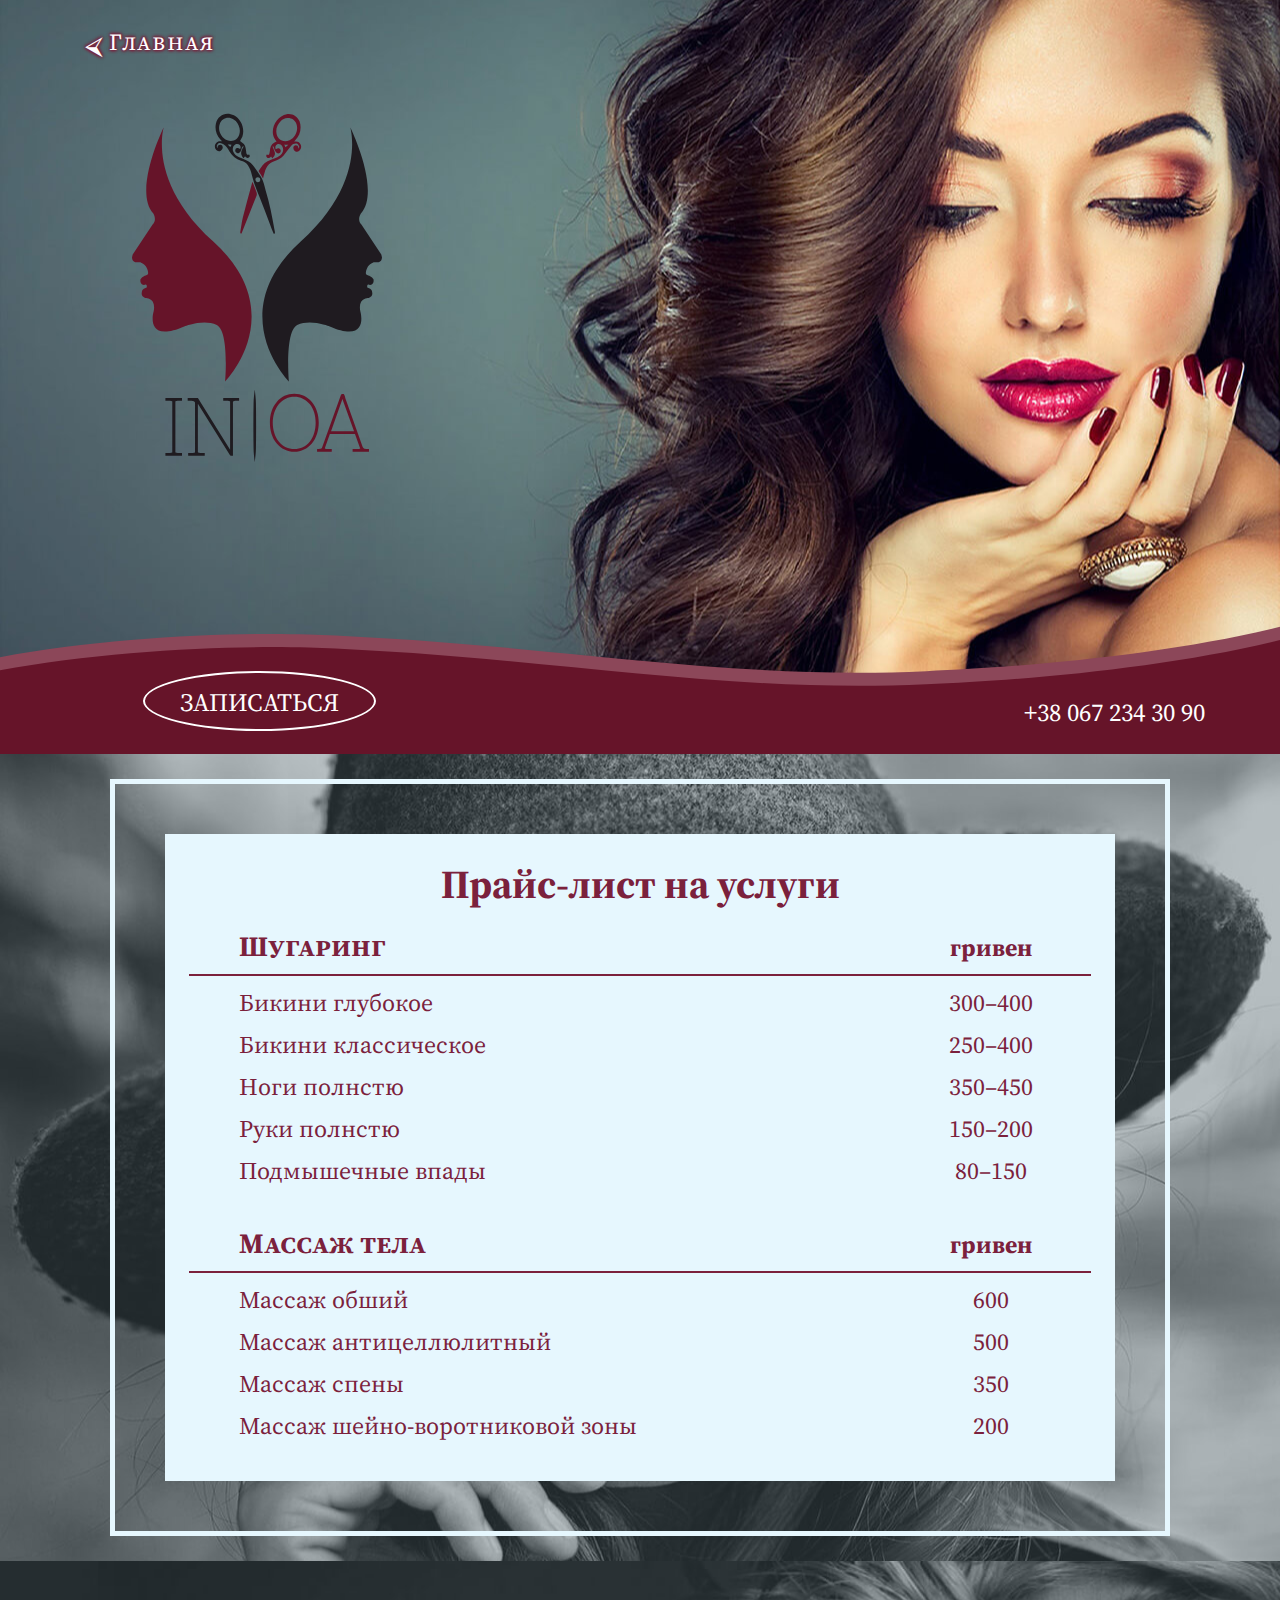
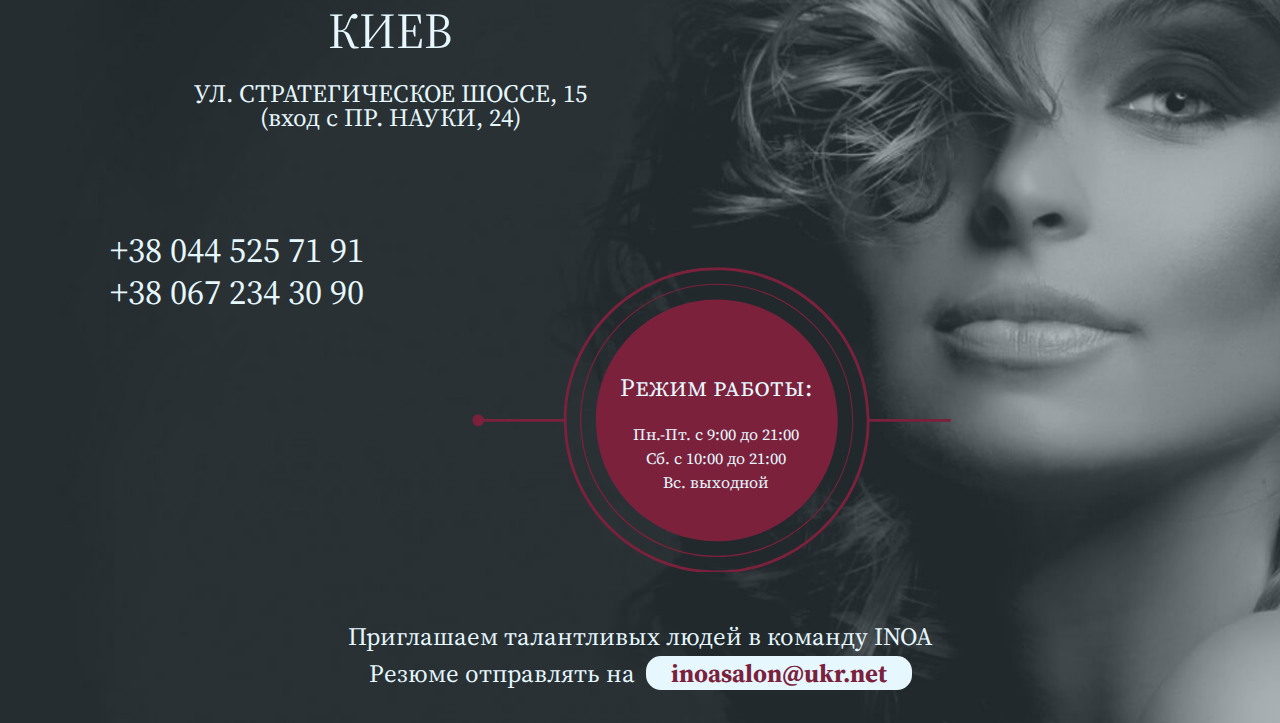
<file: price-shugaring-massage.html>
<!DOCTYPE html>
<html lang="ru">
<head>
	<meta charset="UTF-8">
	<title>Салон красоты INOA — Прайс на шугаринг и массаж</title>
	<link rel="stylesheet" type="text/css" href="css/reset.css">
	<link href="https://fonts.googleapis.com/css?family=Source+Serif+Pro:400,600,700&amp;subset=latin-ext" rel="stylesheet">
	<link rel="stylesheet" href="css/style.css">
</head>
<body>

	<header class="page-header">
		<div class="header-arc">
			<div class="container">
				<div class="header-home">
					<a href="index.html">Главная</a>
				</div>
				<div class="header-logo">
					<img src="images/logo.svg" alt="Beauty saloon IN|OA" width="250" height="350">
				</div>
				<div class="arc">
					<div class="arc-btn">
						<a class="btn" href="index.html#feedback">Записаться</a>
					</div>
					<div class="arc-phone">
						<h1>+38 067 234 30 90</h1>
					</div>
				</div>
			</div>
		</div>
	</header>

	<section class="price">
		<div class="container clearfix">
			<div class="price-rectangle">
			<h2 class="section-title">Прайс-лист на услуги</h2>
			<div class="price-table">
				<table class="price-list">
					<tr>
						<th class="price-heading">Шугаринг</th>
						<th class="price-valuta">гривен</th>
					</tr>
					<tr>
						<td class="price-name">Бикини глубокое</td>
						<td class="price-value">300&ndash;400</td>
					</tr>
					<tr>
						<td class="price-name">Бикини классическое</td>
						<td class="price-value">250&ndash;400</td>
					</tr>
					<tr>
						<td class="price-name">Ноги полнстю</td>
						<td class="price-value">350&ndash;450</td>
					</tr>
					<tr>
						<td class="price-name">Руки полнстю</td>
						<td class="price-value">150&ndash;200</td>
					</tr>
					<tr>
						<td class="price-name">Подмышечные впады</td>
						<td class="price-value">80&ndash;150</td>
					</tr>
				</table>
			</div>
			<div class="price-table">
				<table class="price-list">
					<tr>
						<th class="price-heading">Массаж тела</th>
						<th class="price-valuta">гривен</th>
					</tr>
					<tr>
						<td class="price-name">Массаж обший</td>
						<td class="price-value">600</td>
					</tr>
					<tr>
						<td class="price-name">Массаж антицеллюлитный</td>
						<td class="price-value">500</td>
					</tr>
					<tr>
						<td class="price-name">Массаж спены</td>
						<td class="price-value">350</td>
					</tr>
					<tr>
						<td class="price-name">Массаж шейно-воротниковой зоны</td>
						<td class="price-value">200</td>
					</tr>
				</table>
			</div>
			</div>
		</div>
	</section>

	<footer class="page-footer">
		<div class="container">
			<div class="location">
				<div class="location-address">
					<h3>КИЕВ</h3>
					<h4>УЛ. СТРАТЕГИЧЕСКОЕ ШОССЕ, 15</h4>
					<p>(вход с ПР. НАУКИ, 24)</p>
				</div>
			</div>
			<div class="location">
				<div class="location-phone">
					<h3>+38 044 525 71 91 <br> +38 067 234 30 90</h3>
				</div>
			</div>
			<div class="circle-mode">
				<h3>Режим работы:</h3>
				<p>Пн.-Пт. с 9:00 до 21:00</p>
				<p> Сб. с 10:00 до 21:00</p>
				<p>Вс. выходной</p>
			</div>
			<div class="welcome">
				<p>Приглашаем талантливых людей в команду INOA <br>
					Резюме отправлять на
					<span><a href="mailto:inoasalon@ukr.net">inoasalon@ukr.net</a></span>
				</p>
			</div>
		</div>
	</footer>
	
</body>
</html>
</file>
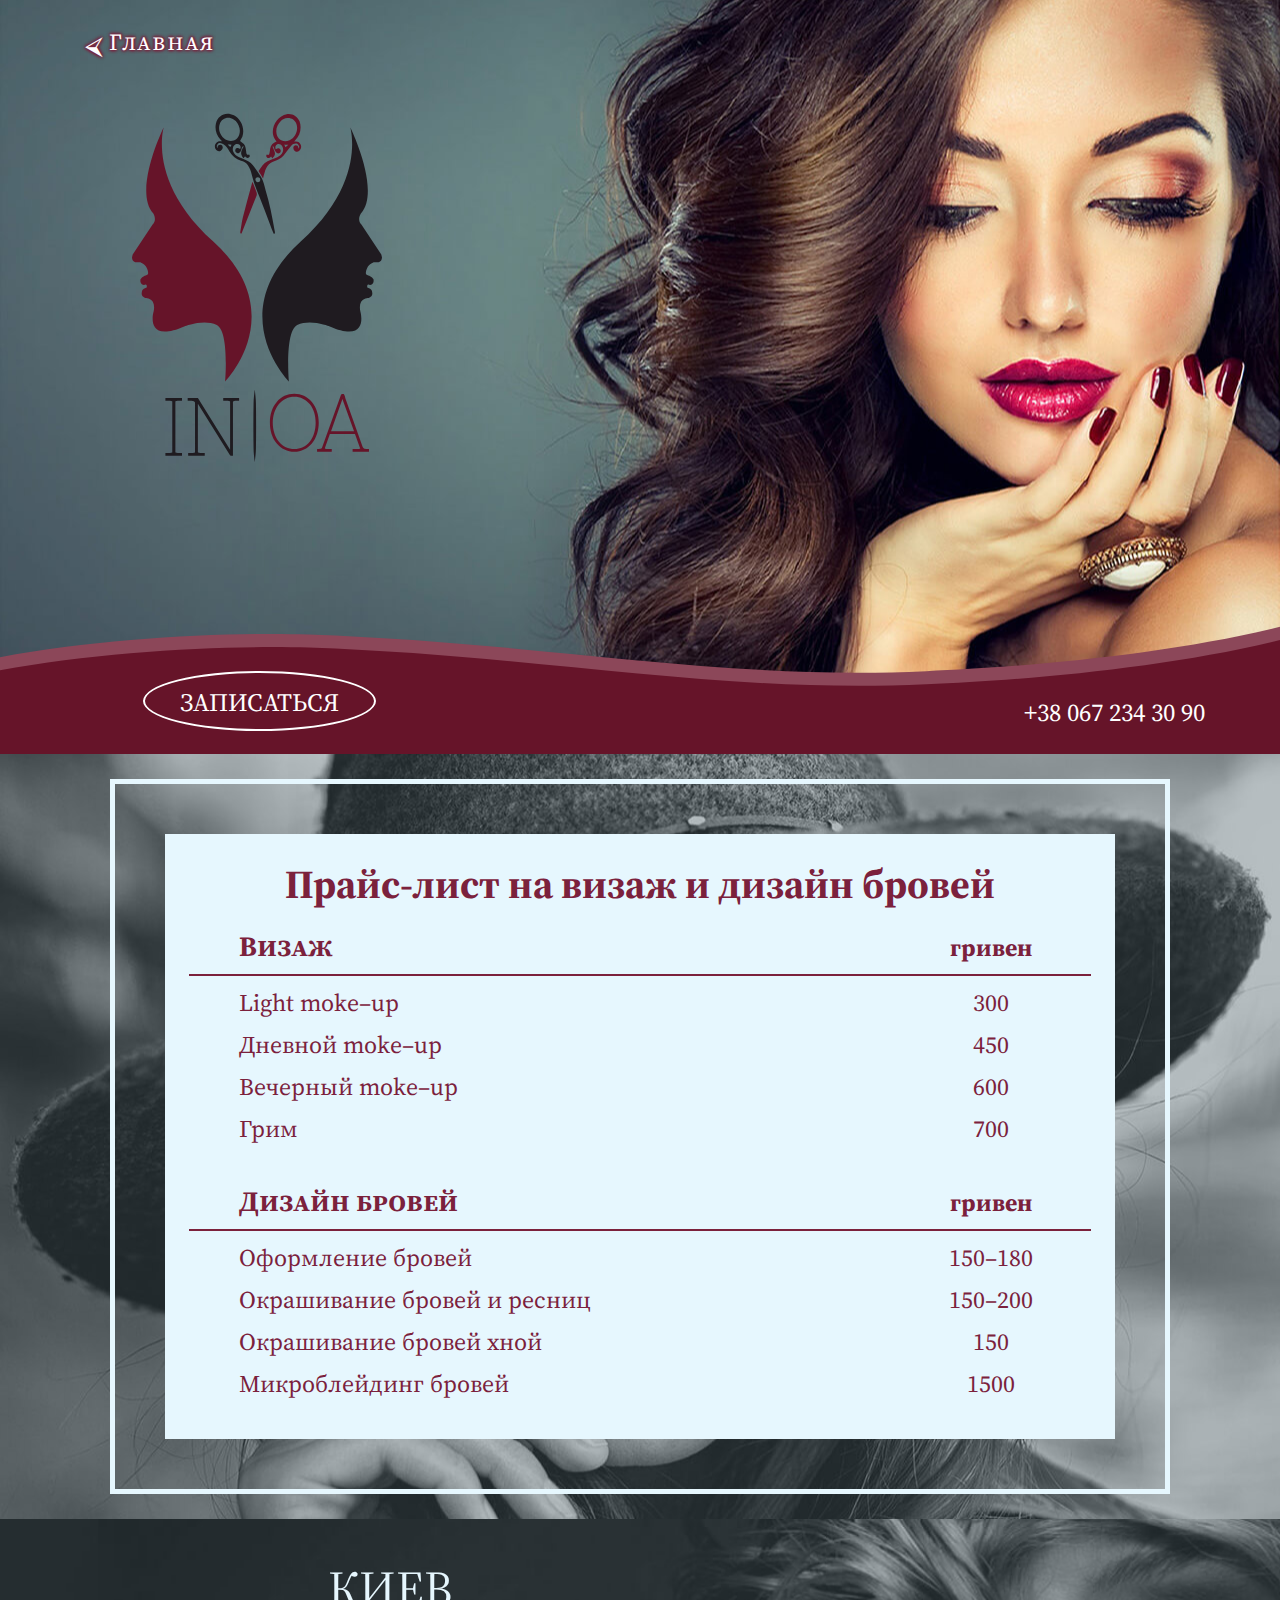
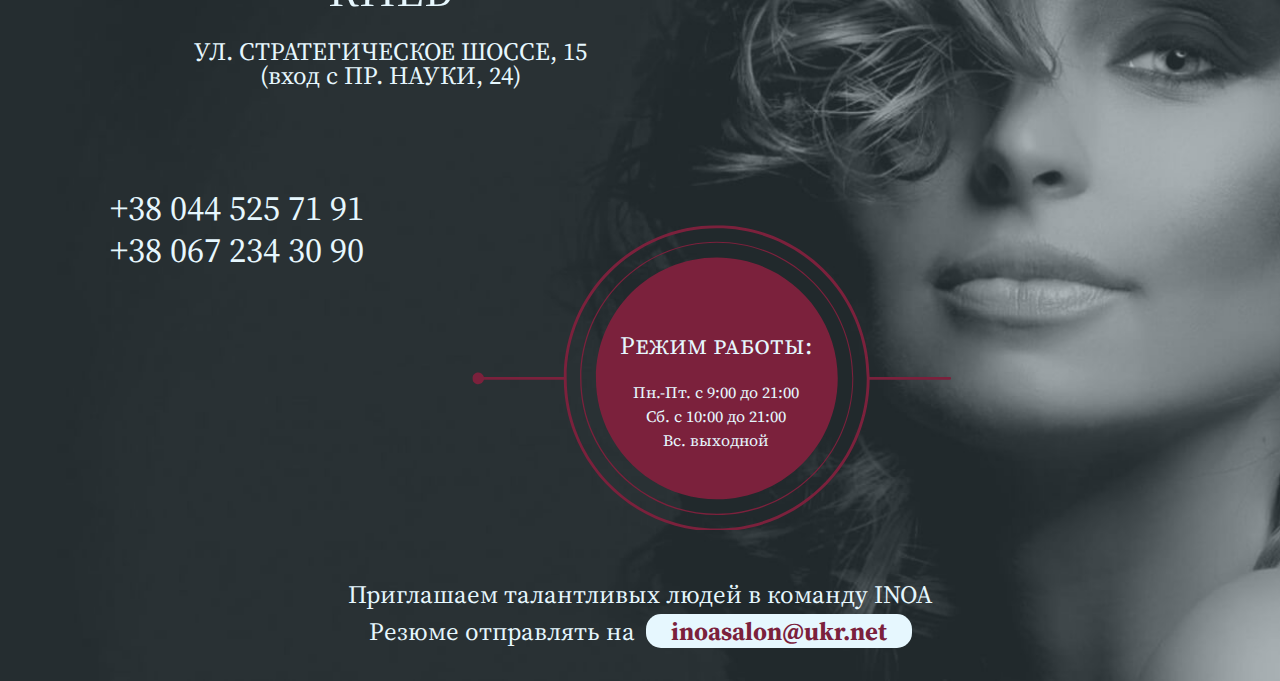
<file: price-visage-eyebrow-design.html>
<!DOCTYPE html>
<html lang="ru">
<head>
	<meta charset="UTF-8">
	<title>Салон красоты INOA — Прайс на стрижки и укладки</title>
	<link rel="stylesheet" type="text/css" href="css/reset.css">
	<link href="https://fonts.googleapis.com/css?family=Source+Serif+Pro:400,600,700&amp;subset=latin-ext" rel="stylesheet">
	<link rel="stylesheet" href="css/style.css">
</head>
<body>

	<header class="page-header">
		<div class="header-arc">
			<div class="container">
				<div class="header-home">
					<a href="index.html">Главная</a>
				</div>
				<div class="header-logo">
					<img src="images/logo.svg" alt="Beauty saloon IN|OA" width="250" height="350">
				</div>
				<div class="arc">
					<div class="arc-btn">
						<a class="btn" href="index.html#feedback">Записаться</a>
					</div>
					<div class="arc-phone">
						<h1>+38 067 234 30 90</h1>
					</div>
				</div>
			</div>
		</div>
	</header>

	<section class="price">
		<div class="container clearfix">
			<div class="price-rectangle">
			<h2 class="section-title">Прайс-лист на визаж и дизайн бровей</h2>
			<div class="price-table">
				<table class="price-list">
					<tr>
						<th class="price-heading">Визаж</th>
						<th class="price-valuta">гривен</th>
					</tr>
					<tr>
						<td class="price-name">Light moke–up</td>
						<td class="price-value">300</td>
					</tr>
					<tr>
						<td class="price-name">Дневной moke–up</td>
						<td class="price-value">450</td>
					</tr>
					<tr>
						<td class="price-name">Вечерный moke–up</td>
						<td class="price-value">600</td>
					</tr>
					<tr>
						<td class="price-name">Грим</td>
						<td class="price-value">700</td>
					</tr>
				</table>
			</div>
			<div class="price-table">
				<table class="price-list">
					<tr>
						<th class="price-heading">Дизайн бровей</th>
						<th class="price-valuta">гривен</th>
					</tr>
					<tr>
						<td class="price-name">Оформление бровей</td>
						<td class="price-value">150&ndash;180</td>
					</tr>
					<tr>
						<td class="price-name">Окрашивание бровей и ресниц</td>
						<td class="price-value">150&ndash;200</td>
					</tr>
					<tr>
						<td class="price-name">Окрашивание бровей хной</td>
						<td class="price-value">150</td>
					</tr>
					<tr>
						<td class="price-name">Микроблейдинг бровей</td>
						<td class="price-value">1500</td>
					</tr>
				</table>
			</div>
			</div>
		</div>
	</section>

	<footer class="page-footer">
		<div class="container">
			<div class="location">
				<div class="location-address">
					<h3>КИЕВ</h3>
					<h4>УЛ. СТРАТЕГИЧЕСКОЕ ШОССЕ, 15</h4>
					<p>(вход с ПР. НАУКИ, 24)</p>
				</div>
			</div>
			<div class="location">
				<div class="location-phone">
					<h3>+38 044 525 71 91 <br> +38 067 234 30 90</h3>
				</div>
			</div>
			<div class="circle-mode">
				<h3>Режим работы:</h3>
				<p>Пн.-Пт. с 9:00 до 21:00</p>
				<p> Сб. с 10:00 до 21:00</p>
				<p>Вс. выходной</p>
			</div>
			<div class="welcome">
				<p>Приглашаем талантливых людей в команду INOA <br>
					Резюме отправлять на
					<span><a href="mailto:inoasalon@ukr.net">inoasalon@ukr.net</a></span>
				</p>
			</div>
		</div>
	</footer>
	
</body>
</html>
</file>
<file: css/style.css>
* {
	outline: 0 !important;
}

@import url('https://fonts.googleapis.com/css?family=Source+Serif+Pro:400,600,700');

body {
    min-width: 1150px;
    font-size: 20px;
    line-height: 24px;
    font-family: "Source Serif Pro", serif;
    color: #222b30;
    background-color: #ffffff;
}

.clearfix::after {
    content: "";
    display: table;
    clear: both;
}

.page-header {
    min-height: 754px;
    background-image: url("../images/header-bg.jpg");
    background-repeat: no-repeat;
    background-position: center;
    background-size: cover;
}

.header-arc {
    min-height: 754px;
	background-image: url("../images/header-arc-bg.svg");
    background-repeat: no-repeat;
    background-position: bottom;
    -webkit-background-size: 140%;
    background-size: 110%;
}

.container {
    width: 1130px;
    margin: 0 auto;
}

.header-logo {
    float: left;
    width: 250px;
    height: 350px;
    margin: 10% 0 0 5%;
}

.header-logo img {
    width: 250px;
    height: 350px;
}

.arc {
    color: #ffffff;
	font-size: 25px;
	text-transform: uppercase;
	position: relative;
}

.arc-phone {
	float: right;
	position: absolute;
	top: 700px;
	right: 0;
}

.arc-btn {
	float: left;
    text-align: center;
    position: absolute;
    top: 690px;
	left: 6%;
}

.arc-btn a {
	padding: 10px 35px;
	padding-top: 12px;
	color: #ffffff;
	text-decoration: none;
	border: 2px solid #ffffff;
    border-radius: 50%;
}

.arc-btn a:hover {
    color: #7b213c;
    background-color: #ffffff;
    box-shadow: inset 0 -40px 25px -20px #e6f7fe;
}

.arc-btn a:active {
    color: rgba(123, 33, 60, 0.4);
    border-color: rgba(123, 33, 60, 0.4);
    background-color: #ffffff;
    box-shadow: inset 0 -40px 25px -20px #e6f7fe;
}

.section-title /*Заголоки блоков*/{
    margin: 50px 0;
    font-weight: bold;
    font-size: 40px;
    line-height: 40px;
    text-align: center;
    color: #7b213c;
}

/*Блок НАШИ УСЛУГИ*/
.services {
	background-color: #e9e4e1;
	padding-top: 50px;
}

.services .section-title {
	margin-top: 0;
}

.services-item {
	position: relative;
	float: left;
    width: 200px;
    height: 180px;
    margin-left: 100px;
    padding-bottom: 40px;
    text-align: center;
    display: inline-block;
    word-wrap: break-word;
}

.services-item::before {
	content: "";
    display: inline-block;
    min-height: inherit;
    height: 70%;
    vertical-align: bottom;
}

.services-item:nth-child(3n) {
	margin-left: 0;
    margin-right: 100px;
}

.services-item:nth-child(2), 
.services-item:nth-child(5) {
	margin-left: 165px;
    margin-right: 165px;
}

.services-item a::before {
    content: "";
    position: absolute;
    top: 0;
    left: 60px;
    width: 80px;
    height: 80px;
    background-image: url("../images/bird.svg");
    -webkit-background-size: 120px;
    background-size: 265px;
    background-repeat: no-repeat;
    background-position: -185px 0px;
}

.services-item:hover a::before {
	background-position: 0px 0px;	
}

.services-item:active a::before {
	background-position: -92.5px 0px;
}

.services-item a {
	font: small-caps 35px/0.9 "Myriad Pro", sans-serif;
	text-decoration: none;
	color: #7b213c;
}

.services-item a:hover {
	color: #340c19;
}

.services-item a:active {
	color: rgba(105, 28, 50, 0.3);
}

/*Блок О САЛОНЕ*/
.express {
	background: #e6f7fe url("../images/express-bg.jpg") no-repeat center;
	-webkit-background-size: cover;
	background-size: cover;
	color: #7b213c;
	overflow: hidden;
}

.lines {
	position: relative;
}

.lines-icons {
	background-image: url(../images/lines-icon.png);
	background-size: 100%;
    background-repeat: no-repeat;
    width: 10px;
    height: 1000px;
    position: absolute;
    left: 165px;
    top: 65px;
    z-index: 1000;
}

.express-advantages {
	font-size: 20px;
	font-weight: bold;
    margin-left: 320px;
    margin-top: -30px;
}

.express-advantages-list {
	margin: 40px 0 90px;
	float: left;
}

.express-advantages-item {
	border-bottom: 1px solid #7b213c;
	font-size: 30px;
	font-weight: 400;
	line-height: 60px;
    margin-left: 80px;
    padding-left: 170px;
    padding-right: 350px;
    position: relative;
}

.express-advantages-item:first-child {
	border-top: 1px solid #7b213c;
}

.express-advantages-list li::before {
	content: "";
    position: absolute;
    top: 6px;
    left: 20px;
    width: 60px;
    height: 60px;
    background-image: url(../images/lines-icon-bird.svg);
    background-repeat: no-repeat;
    background-size: 200%;
    background-position: 0px 0px;
}

.express-advantages-list li::after {
	content: "";
    position: absolute;
    top: 6px;
    left: 105px;
    width: 60px;
    height: 60px;
    background-image: url(../images/lines-icon-bird.svg);
    background-repeat: no-repeat;
    background-size: 200%;
    background-position: -70px 0px;
}

/*Блок АКЦИИ И СКИДКИ*/
.feedback {
	background: #3d4e56 url("../images/feedback-bg.jpg") no-repeat center;
	-webkit-background-size: cover;
	background-size: cover;
	color: #e6f7fe;
}

.feedback-left {
	float: left;
	width: 40%;
	margin-left: 40px;
}

.feedback .section-title {
	color: #e6f7fe;
	text-shadow: 
		3px 3px 5px #7b213c, -3px -3px 5px #7b213c,
		-3px 3px 5px #7b213c, 3px -3px 5px #7b213c, 
		-3px 0px 5px #7b213c, 0px -3px 5px #7b213c, 
		3px 0px 5px #7b213c, 0px 3px 5px #7b213c;
}

.feedback-top p{
	text-align: justify;
	word-spacing: 5px;
}

.gift-wrap {
	margin-top: 50px;
	font-variant: small-caps;
	font-size: 25px;
	text-align: center;
	word-spacing: 15px;
}

.lottery span {
	text-transform: uppercase;
	text-shadow: 
		3px 3px 5px #7b213c, -3px -3px 5px #7b213c,
		-3px 3px 5px #7b213c, 3px -3px 5px #7b213c, 
		-3px 0px 5px #7b213c, 0px -3px 5px #7b213c, 
		3px 0px 5px #7b213c, 0px 3px 5px #7b213c;
}

.gift-certificate {
	margin: 30px 0 70px;
}

/*form start*/
.feedback-right {
	float: right;
    width: 350px;
    height: 530px;
    background-color: rgba(61, 78, 86, 0.6);
    -webkit-box-shadow: 0px 0px 50px 30px rgba(61, 78, 86, 0.6);
    box-shadow: 0px 0px 50px 30px rgba(61, 78, 86, 0.6);
    margin-right: 40px;
    margin-top: 80px;
    vertical-align: middle;
}

.feedback-form {
	font-size: 20px;
	text-align: left;
}

.feedback-form h3 {
	text-transform: uppercase;
	font-size: 27px;
    line-height: 1.8;
	letter-spacing: 2px;
	word-spacing: 5px;
	text-align: center;
}

.feedback-form-group {
	margin: 25px 0;

}

.feedback-form-group input {
    background: transparent;;
    color: #e6f7fe;
    border: none;
    border-bottom: 1px solid #e6f7fe;
    float: right;
    width: 200px;
    margin-right: 50px;
    padding-left: 15px;
    font: 18px/0 "Source Serif Pro", serif;
}

.feedback-form-group ::-webkit-input-placeholder { color:#cbcbb5; font-family: "Myriad Pro", sans-serif; }/*изменение свойства placeholder*/
.feedback-form-group ::-moz-placeholder          { color:#cbcbb5; font-family: "Myriad Pro", sans-serif; }/* Firefox 19+ */
.feedback-form-group :-moz-placeholder           { color:#cbcbb5; font-family: "Myriad Pro", sans-serif; }/* Firefox 18- */
.feedback-form-group :-ms-input-placeholder      { color:#cbcbb5; font-family: "Myriad Pro", sans-serif; }

/*изменение свойства autocomplete*/
@-webkit-keyframes autofill { 
    to { 
        color: #e6f7fe; background: transparent; 
    } 
}

.feedback-form-group input:-webkit-autofill { 
    -webkit-animation-name: autofill; 
    -webkit-animation-fill-mode: both; 
}


/*checkbox*/
.checkbox-area {
	text-align: center;
}

.checkbox-area input {
    display: none;
}

.checkbox-area .days-week {
	text-align: left;
	display: block;
	margin-bottom: 5px;
}

.checkbox-area input + label {
    font-size: 16px;
}

.checkbox-area input + label::before {
    content: "";
    display: inline-block;
    width: 11px;
    height: 11px;
    margin: 0 5px;
    vertical-align: middle;
    border: 3px solid #21292c;
    background-color: #e6f7fe;
}

.checkbox-area input:checked + label::before {
    background-color: #7b213c;
    box-shadow: inset 0 0 0 1.5px #e6f7fe;
}

.checkbox-area input:disabled + label::before {
    background-color: #21292c;
    border-color: #7b213c;
    box-shadow: inset 0 0 0 1.5px #e6f7fe;
}

.checkbox-area input:disabled + label {
    color: #7b213c;
    text-shadow: 
    	-1px 1px 3px #e6f7fe, 1px -1px 3px #e6f7fe,
    	-1px -1px 3px #e6f7fe, 1px 1px 3px #e6f7fe;
}

/*select*/
.appearance {
	display: inline-block;
	width: 100px;
    margin-right: 10px;
    overflow: hidden;
    background-color: #3d4e56;
    background: url(../images/appearance.png) no-repeat 100% center;
    vertical-align: middle;
}

.appearance select {
    color: #e6f7fe;
    border: 1px solid #e6f7fe;
    width: 105px;
    padding-left: 10px;
    margin-left: 15px;
    font: 18px "Source Serif Pro", serif;
    background: transparent;
}

.feedback-form-group label + label {
	margin-left: 10px; /*отступ «с» от «Дни недели»*/
}

.appearance option {
	background-color: #4b616b;
}

/*textarea*/
.feedback-form-group.textarea {
	padding: 0 5px;
}

.feedback-form-group textarea {
	background: transparent;
	color: #e6f7fe;
    border: 1px solid #e6f7fe;
    border-radius: 2px;
    font: 18px "Source Serif Pro", serif;
    width: 330px;
    height: 90px;
    margin: 0 auto;
}

/*button*/
.btn-form {
	margin: 0 65px;
}

.btn-form input {
	width: 210px;
	height: 48px;
	padding: 13px;
	background-color: #3d4e56;
	box-shadow: inset 0 -40px 25px -20px #222b30;
	color: #e6f7fe;
	border-radius: 5px;
	border: 1px solid #e6f7fe;
	font: 20px "Myriad Pro", sans-serif;
	letter-spacing: 2px;
	text-transform: uppercase;
}

.btn-form input:hover {
	background-color: #e6f7fe;
	box-shadow: inset 0 -40px 20px -20px #668490;
	color: #7b213c;
	border: 1.5px solid #7b213c;
}

.btn-form input:active {
	box-shadow: inset 0 -40px 40px -20px #668490;
	color: rgba(123, 33, 60, 0.3);
	border: 2px solid rgba(123, 33, 60, 0.3);
}

/*Блок ФУТЕР*/
.page-footer {
	background: #3d4e56 url("../images/footer-bg.jpg") no-repeat center;
	-webkit-background-size: cover;
	background-size: cover;
	color: #e6f7fe;
	font-size: 25px;
}

.location {
	width: 630px;
}

.location-address {
	text-align: center;
	margin: 0 auto;
}

.location-address h3 {
	font-size: 50px;
	line-height: 0.8;
	padding: 50px 0 30px;
}

.location-phone h3 {
	font-size: 35px;
	line-height: 1.2;
	padding: 100px 0 0 35px;
}

.circle-mode {
	position: relative;
    top: 50%;
    left: 50%;
    width: 470px;
    height: 220px;
    transform: translateX(-35%) translateY(-15%);
    background-image: url(../images/circle-mode.svg);
    background-size: 100%;
    background-repeat: no-repeat;
    background-position: 0px 0px;
    text-align: center;
    padding: 7.5% 0 0 0.8%;
}

.circle-mode h3 {
	font-variant: small-caps;
	line-height: 70px;
	
}

.circle-mode p {
    font-size: 16px;
}

.welcome {
	padding-bottom: 30px;
	text-align: center;
	line-height: 1.5;
}

.welcome span {
	background-color: #e6f7fe;
	margin-left: 5px;
    padding: 0px 25px;
    border-radius: 15px;
}

.welcome span a {
	text-decoration: none;
	color: #7b213c;
	font-weight: bold;
}

/*Страница ПРАЙС*/
.header-home {
	position: absolute;
	top: 30px;
	left: 85px;
}

.header-home a {
	text-decoration: none;
	font-variant: small-caps;
	letter-spacing: 1px;
	font-size: 23px;
	color: #ffffff;
	text-shadow: 
    	-1px 1px 3px #7b213c, 1px -1px 3px #7b213c,
    	-1px -1px 3px #7b213c, 1px 1px 3px #7b213c;
}

.header-home a:hover {
	font-weight: bold;
	font-size: 22px;
	color: #7b213c;
	text-shadow: 
    	-1px 1px 3px #e6f7fe, 1px -1px 3px #e6f7fe,
    	-1px -1px 3px #e6f7fe, 1px 1px 3px #e6f7fe;
}

.header-home a:active {
	text-shadow: 0 0 0 ;
}

.header-home a::before {
	content: "⮘";
    display: inline-block;
    vertical-align: middle;
    font-size: 25px;
    padding-right: 5px;
}

.price {
	background: #e6f7fe url("../images/price-bg.jpg") no-repeat center;
	-webkit-background-size: cover;
	background-size: cover;
	color: #7b213c;
	padding-top: 80px;
}

.price-rectangle {
	width: 950px;
	margin: 0 auto 80px;
	padding-top: 30px;
	background-color: #e6f7fe;
	outline: 5px solid #e6f7fe !important;
	outline-offset: 50px;
	cursor: default;
}

.price .section-title {
	margin: 0 0 25px;
}

.price-table {
	padding-bottom: 40px;
}

.price-list {
    width: 95%;
    text-align: left;
    font-size: 24px;
    line-height: 1.25;
    margin: 0 auto;
}

.price-list th {
    border-bottom: 2px solid #7b213c;
    padding-bottom: 10px;
}

.price-list td {
    padding-top: 12px;
}

.price-list tr:nth-child(n+2):hover {
    background-color: rgba(246, 246, 215, 0.6);
    cursor: -webkit-grabbing;
    cursor: grabbing;
}

.price-list tr:nth-child(2n):hover {
    background-color: rgba(246, 246, 215, 0.6);
    cursor: -webkit-grab;
    cursor: grab;
}

.price-list .price-heading {
	width: 70%;
	font-size: 28px;
    font-weight: bold;
	font-variant: small-caps;
	padding-left: 50px;
}

.price-list .price-valuta {
	width: 20%;
	font-weight: bold;
	text-align: center;
}

.price-list .price-name {
	padding-left: 50px;
	vertical-align: middle;
}

.price-value {
	text-align: center;
	vertical-align: middle;
}
</file>
